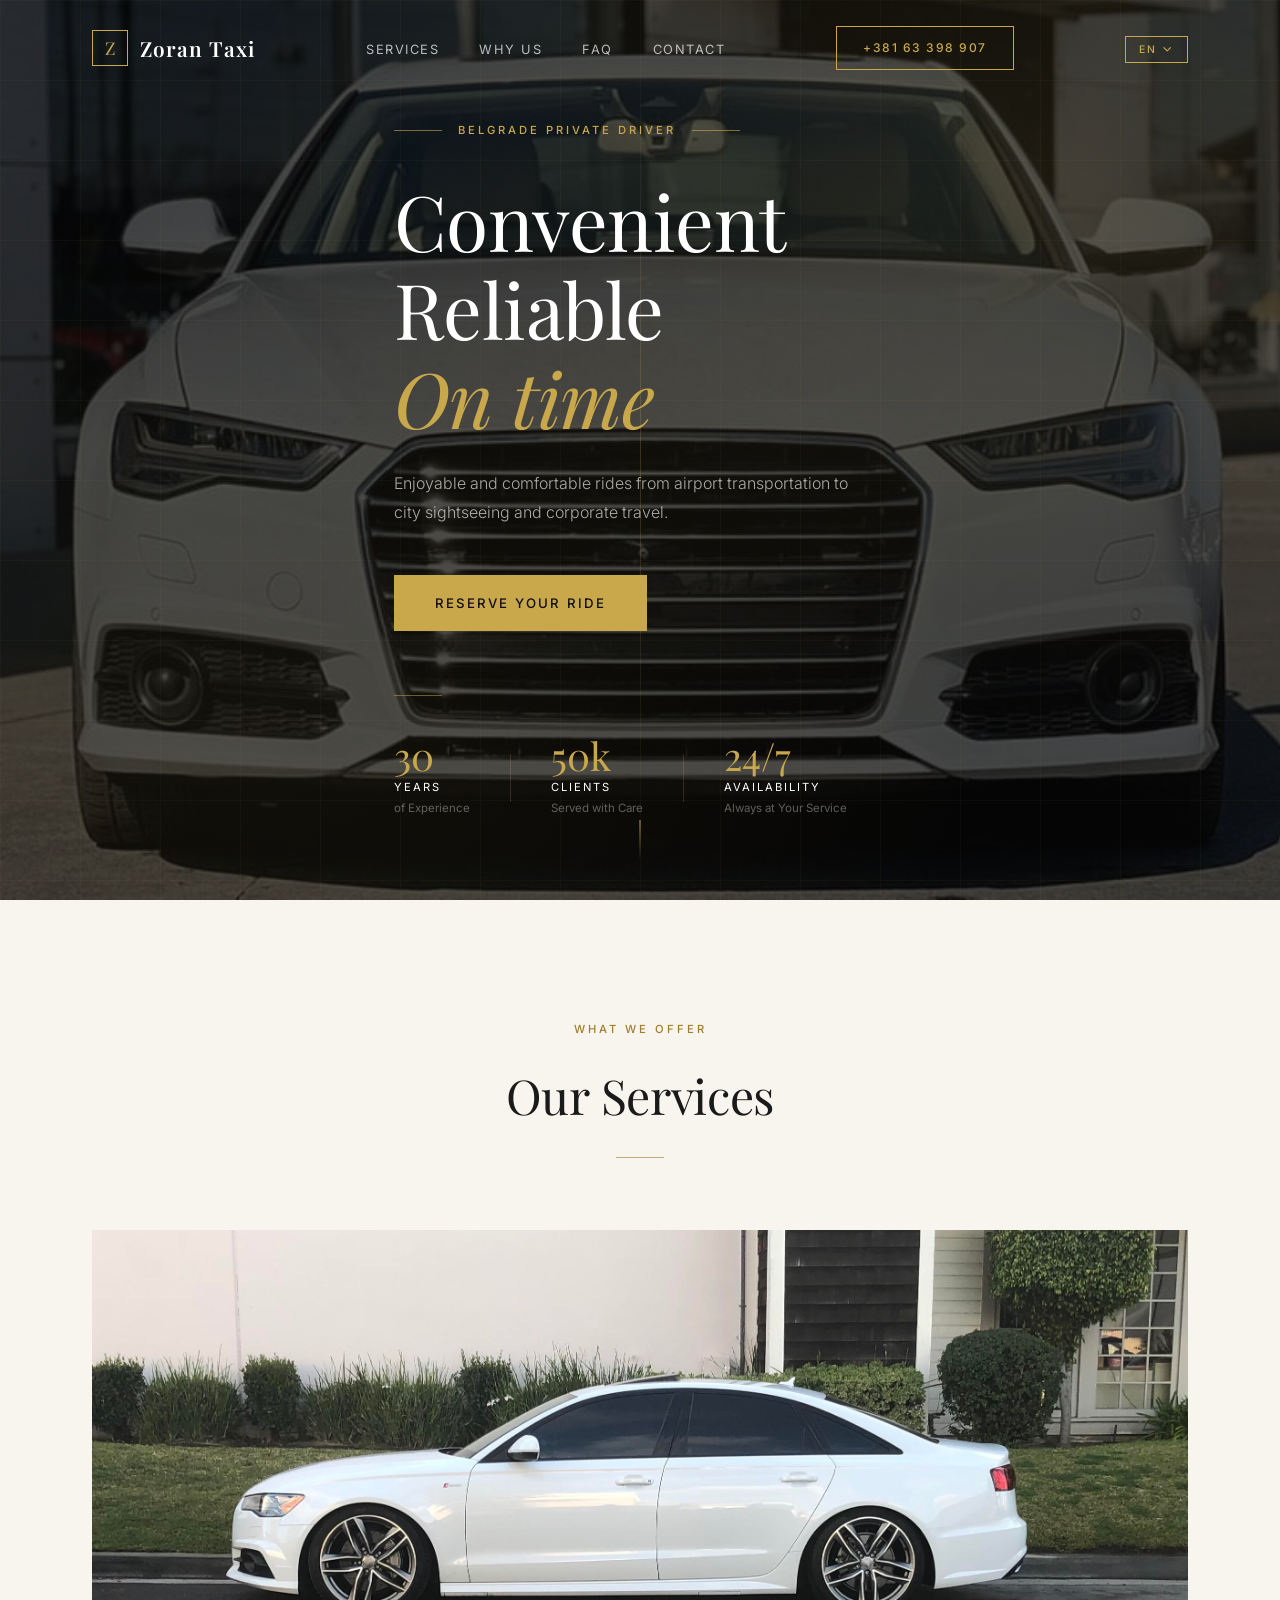
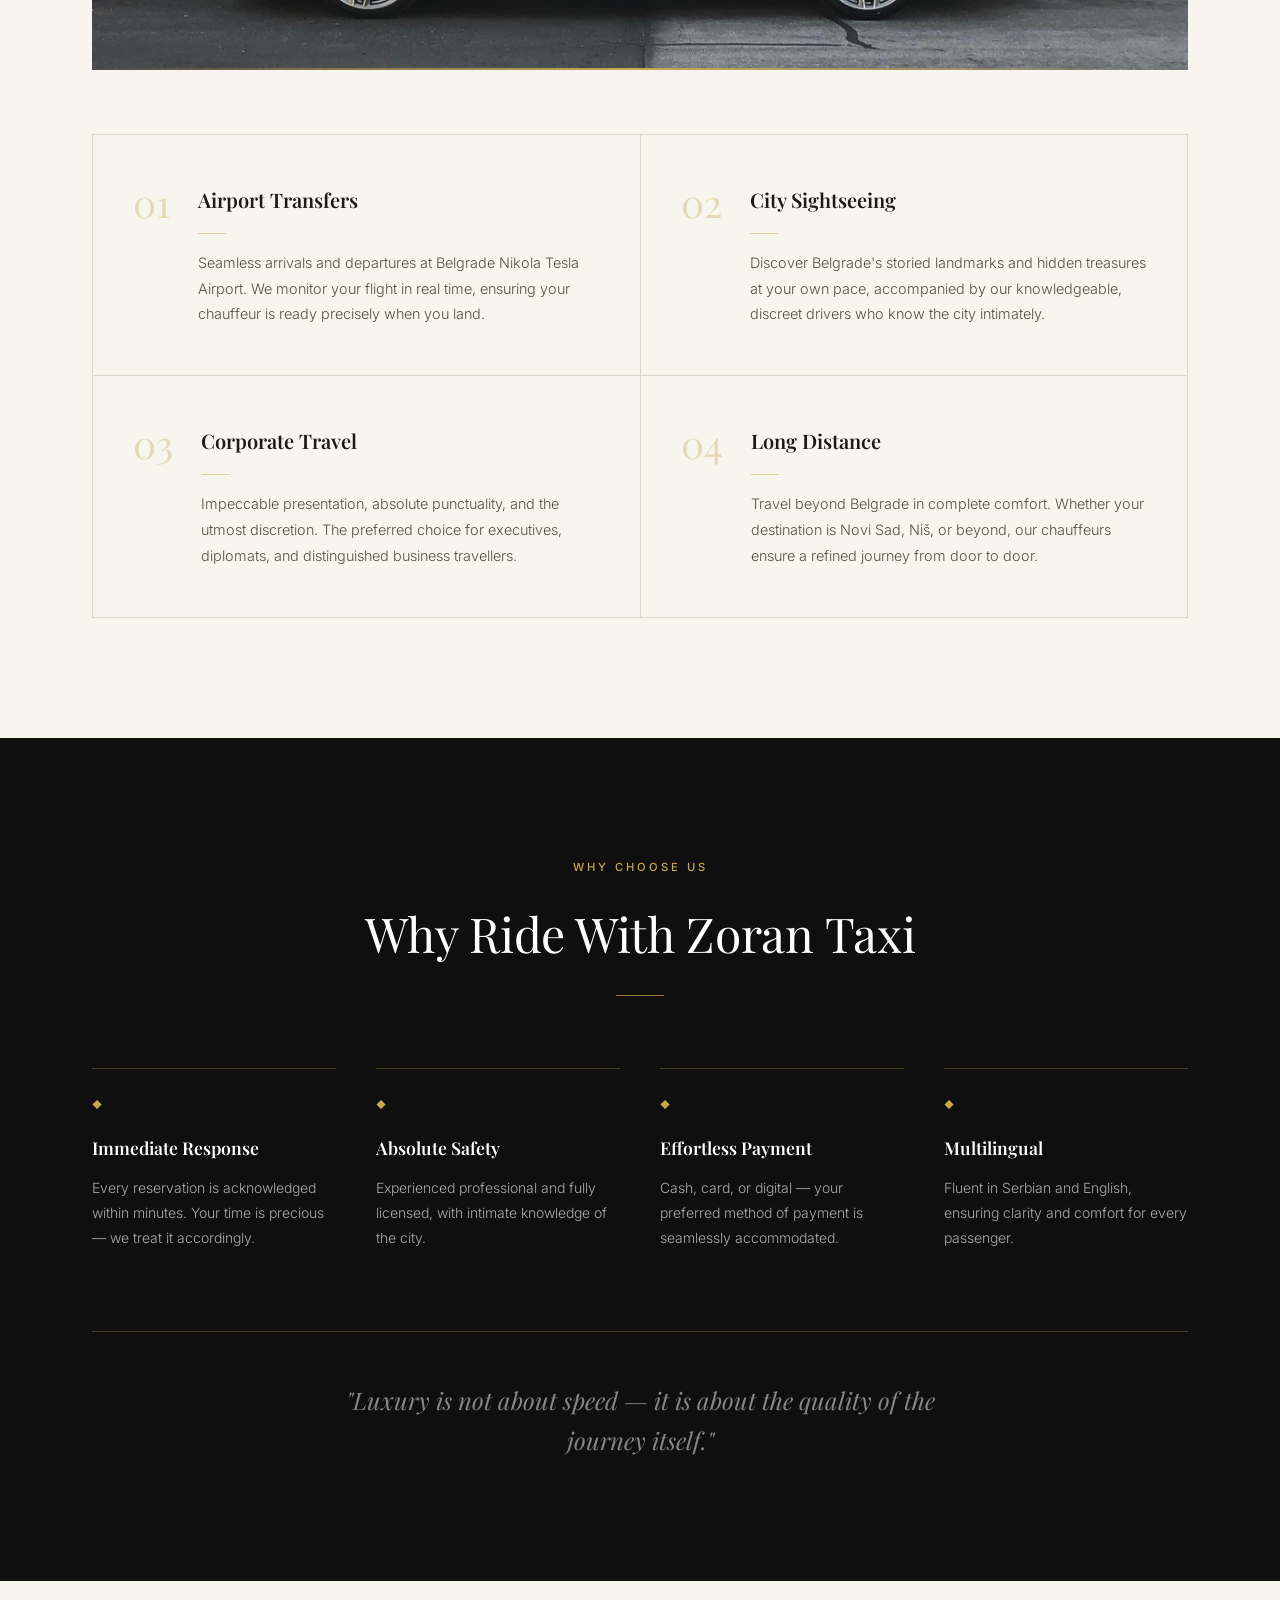
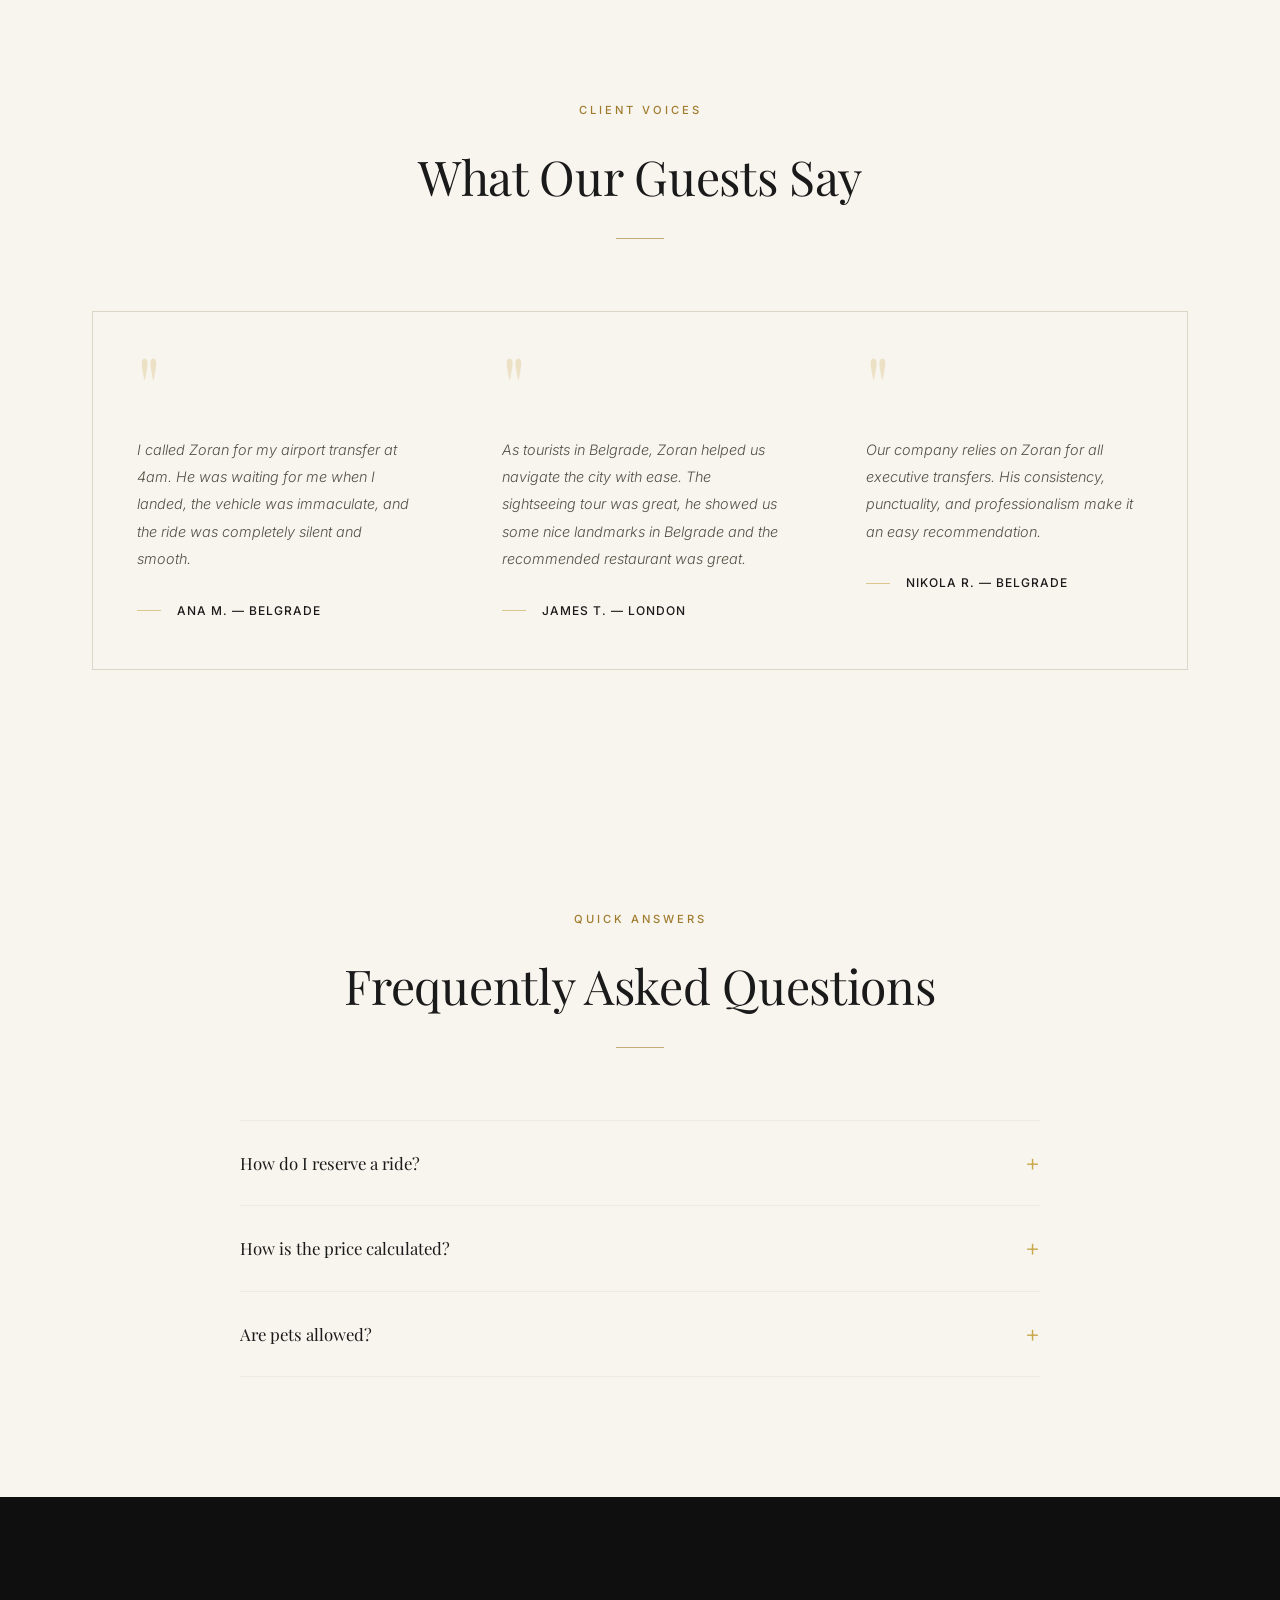
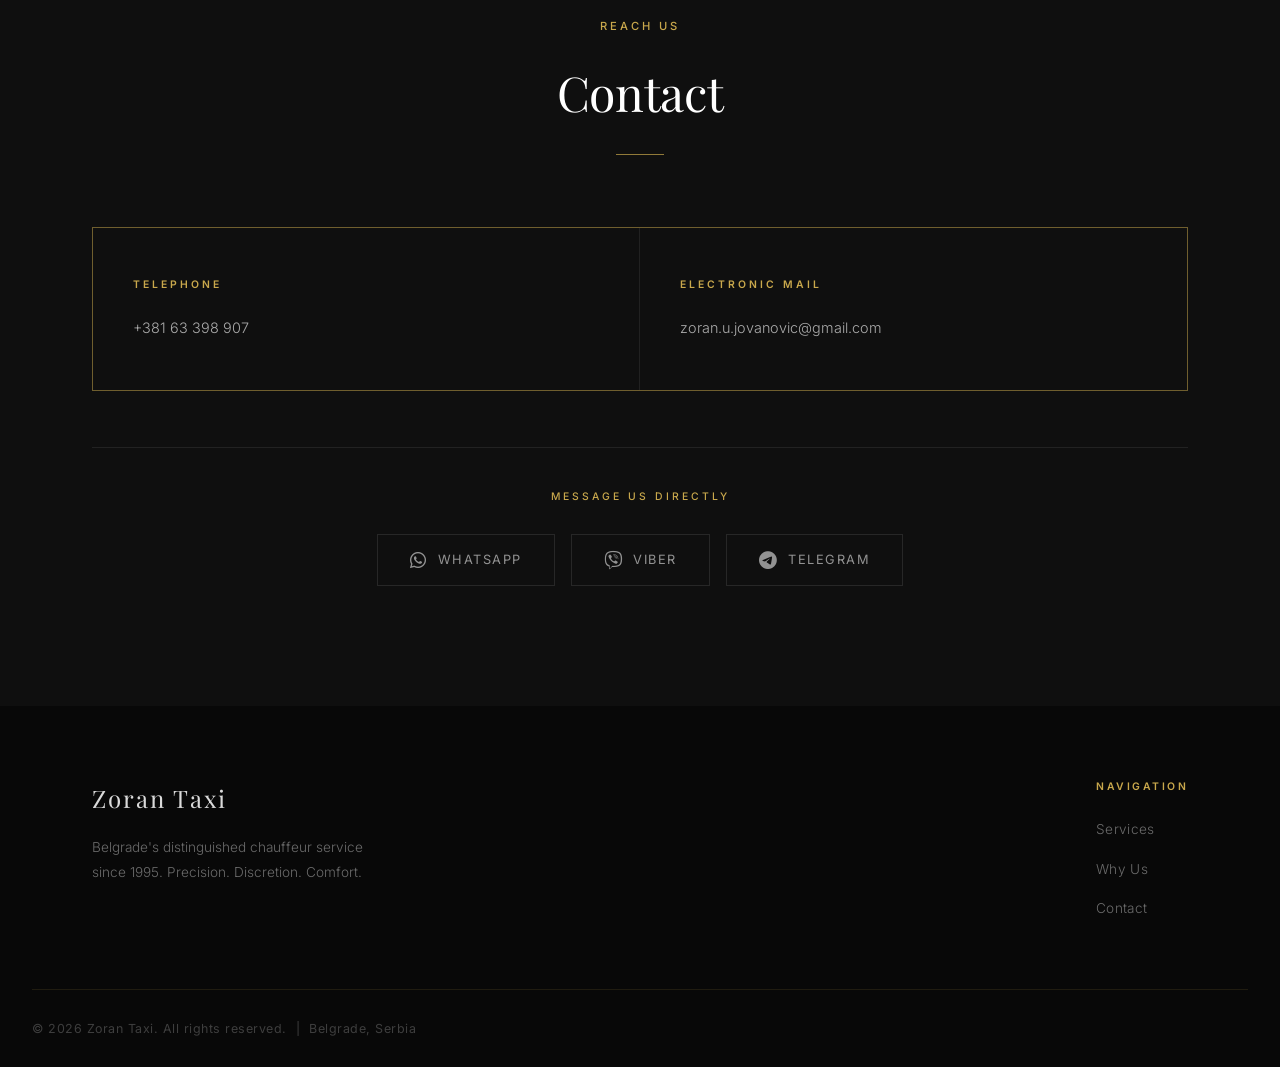
<file: index.html>
﻿<!DOCTYPE html>
<html lang="en">
<head>
  <meta charset="UTF-8" />
  <meta name="viewport" content="width=device-width, initial-scale=1.0"/>
  <title>Zoran Taxi – Private Driver Service, Belgrade</title>
  <link rel="stylesheet" href="styles.css" />
  <link rel="stylesheet" href="https://cdnjs.cloudflare.com/ajax/libs/font-awesome/6.5.0/css/all.min.css" />
  <link rel="preconnect" href="https://fonts.googleapis.com">
  <link href="https://fonts.googleapis.com/css2?family=Playfair+Display:ital,wght@0,400;0,600;0,700;1,400&family=Inter:wght@300;400;500;600&display=swap" rel="stylesheet">
</head>
<body>

  <!-- NAV -->
  <nav class="navbar" id="navbar">
    <div class="nav-inner container">
      <a href="#" class="logo">
        <span class="logo-mark">Z</span>
        <span class="logo-text">Zoran Taxi</span>
      </a>
      <ul class="nav-links">
        <li><a href="#services">Services</a></li>
        <li><a href="#why-us">Why Us</a></li>
        <li><a href="#faq">FAQ</a></li>
        <li><a href="#contact">Contact</a></li>
      </ul>
      <a href="tel:+38163398907" class="btn btn-nav">+381 63 398 907</a>
      <div class="lang-dropdown" id="langDropdown">
        <button class="lang-toggle" id="langToggleBtn" aria-haspopup="true" aria-expanded="false">
          EN <i class="fas fa-chevron-down lang-arrow"></i>
        </button>
        <ul class="lang-menu">
          <div class="lang-menu-inner">
            <li><a href="sr/index.html">SRB</a></li>
            <li><a href="ru/index.html">RU</a></li>
          </div>
        </ul>
      </div>
      <button class="hamburger" id="hamburger">
        <span></span><span></span><span></span>
      </button>
    </div>
    <ul class="mobile-menu" id="mobileMenu">
      <li><a href="#services">Services</a></li>
      <li><a href="#why-us">Why Us</a></li>
      <li><a href="#faq">FAQ</a></li>
      <li><a href="#contact">Contact</a></li>
      <li class="mobile-lang-item"><a href="sr/index.html" class="lang-toggle mobile-lang-toggle">SRB — Srpska verzija</a></li>
      <li class="mobile-lang-item"><a href="ru/index.html" class="lang-toggle mobile-lang-toggle">RU — Русская версия</a></li>
    </ul>
  </nav>

  <!-- HERO -->
  <section class="hero" id="home">
    <div class="hero-bg"></div>
    <div class="hero-content container">
      <div class="hero-eyebrow">
        <span class="eyebrow-line"></span>
        <span class="eyebrow-text">Belgrade Private Driver</span>
        <span class="eyebrow-line"></span>
      </div>
      <h1>Convenient<br/>Reliable<br/><em>On time</em></h1>
      <p class="hero-sub">Enjoyable and comfortable rides from airport transportation to city sightseeing and corporate travel.</p>
      <div class="hero-actions">
        <a href="tel:+38163398907" class="btn btn-primary">Reserve Your Ride</a>
      </div>
      <div class="hero-divider"></div>
      <div class="hero-stats">
        <div class="stat">
          <span class="stat-num">30</span>
          <span class="stat-unit">Years</span>
          <span class="stat-label">of Experience</span>
        </div>
        <div class="stat-sep"></div>
        <div class="stat">
          <span class="stat-num">50k</span>
          <span class="stat-unit">Clients</span>
          <span class="stat-label">Served with Care</span>
        </div>
        <div class="stat-sep"></div>
        <div class="stat">
          <span class="stat-num">24/7</span>
          <span class="stat-unit">Availability</span>
          <span class="stat-label">Always at Your Service</span>
        </div>
      </div>
    </div>
    <div class="hero-scroll-hint">
      <!-- <span>Scroll</span> -->
      <div class="scroll-line"></div>
    </div>
  </section>

  <!-- SERVICES -->
  <section class="section" id="services">
    <div class="container">
      <div class="section-header">
        <p class="section-eyebrow">What We Offer</p>
        <h2>Our Services</h2>
        <div class="header-rule"></div>
      </div>
      <div class="services-image">
        <img src="images/audi_a6_pic2.jpg" alt="Zoran Taxi – luxury vehicle" loading="lazy" />
      </div>
      <div class="services-grid">
        <div class="service-card">
          <div class="service-num">01</div>
          <div class="service-body">
            <h3>Airport Transfers</h3>
            <div class="service-rule"></div>
            <p>Seamless arrivals and departures at Belgrade Nikola Tesla Airport. We monitor your flight in real time, ensuring your chauffeur is ready precisely when you land.</p>
          </div>
        </div>
        <div class="service-card">
          <div class="service-num">02</div>
          <div class="service-body">
            <h3>City Sightseeing</h3>
            <div class="service-rule"></div>
            <p>Discover Belgrade's storied landmarks and hidden treasures at your own pace, accompanied by our knowledgeable, discreet drivers who know the city intimately.</p>
          </div>
        </div>
        <div class="service-card">
          <div class="service-num">03</div>
          <div class="service-body">
            <h3>Corporate Travel</h3>
            <div class="service-rule"></div>
            <p>Impeccable presentation, absolute punctuality, and the utmost discretion. The preferred choice for executives, diplomats, and distinguished business travellers.</p>
          </div>
        </div>
        <div class="service-card">
          <div class="service-num">04</div>
          <div class="service-body">
            <h3>Long Distance</h3>
            <div class="service-rule"></div>
            <p>Travel beyond Belgrade in complete comfort. Whether your destination is Novi Sad, Niš, or beyond, our chauffeurs ensure a refined journey from door to door.</p>
          </div>
        </div>
      </div>
    </div>
  </section>

  <!-- PHILOSOPHY / WHY US -->
  <section class="section section-dark" id="why-us">
    <div class="container">
      <div class="section-header light">
        <p class="section-eyebrow">Why Choose Us</p>
        <h2>Why Ride With Zoran Taxi</h2>
        <div class="header-rule gold"></div>
      </div>
      <div class="philosophy-grid">
        <div class="philosophy-item">
          <div class="philosophy-icon">&#9670;</div>
          <h4>Immediate Response</h4>
          <p>Every reservation is acknowledged within minutes. Your time is precious — we treat it accordingly.</p>
        </div>
        <div class="philosophy-item">
          <div class="philosophy-icon">&#9670;</div>
          <h4>Absolute Safety</h4>
          <p>Experienced professional and fully licensed, with intimate knowledge of the city.</p>
        </div>
        <div class="philosophy-item">
          <div class="philosophy-icon">&#9670;</div>
          <h4>Effortless Payment</h4>
          <p>Cash, card, or digital — your preferred method of payment is seamlessly accommodated.</p>
        </div>
        <div class="philosophy-item">
          <div class="philosophy-icon">&#9670;</div>
          <h4>Multilingual</h4>
          <p>Fluent in Serbian and English, ensuring clarity and comfort for every passenger.</p>
        </div>
      </div>

      <div class="philosophy-quote">
        <blockquote>
          "Luxury is not about speed — it is about the quality of the journey itself."
        </blockquote>
      </div>
    </div>
  </section>

  <!-- TESTIMONIALS -->
  <section class="section" id="testimonials">
    <div class="container">
      <div class="section-header">
        <p class="section-eyebrow">Client Voices</p>
        <h2>What Our Guests Say</h2>
        <div class="header-rule"></div>
      </div>
      <div class="testimonials">
        <div class="testimonial">
          <div class="quote-mark">"</div>
          <p>I called Zoran for my airport transfer at 4am. He was waiting for me when I landed, the vehicle was immaculate, and the ride was completely silent and smooth.</p>
          <div class="testimonial-author">
            <div class="author-line"></div>
            <span>Ana M. — Belgrade</span>
          </div>
        </div>
        <div class="testimonial">
          <div class="quote-mark">"</div>
          <p>As tourists in Belgrade, Zoran helped us navigate the city with ease. The sightseeing tour was great, he showed us some nice landmarks in Belgrade and the recommended restaurant was great.</p>
          <div class="testimonial-author">
            <div class="author-line"></div>
            <span>James T. — London</span>
          </div>
        </div>
        <div class="testimonial">
          <div class="quote-mark">"</div>
          <p>Our company relies on Zoran for all executive transfers. His consistency, punctuality, and professionalism make it an easy recommendation.</p>
          <div class="testimonial-author">
            <div class="author-line"></div>
            <span>Nikola R. — Belgrade</span>
          </div>
        </div>
      </div>
    </div>
  </section>

  <!-- FAQ -->
  <section class="section" id="faq">
    <div class="container">
      <div class="section-header">
        <p class="section-eyebrow">Quick Answers</p>
        <h2>Frequently Asked Questions</h2>
        <div class="header-rule"></div>
      </div>
      <div class="faq-list">

        <details class="faq-item">
          <summary class="faq-question">How do I reserve a ride?</summary>
          <div class="faq-answer">
            <p>The best way to reserve a ride is to contact us directly via <strong>Viber</strong>, <strong>WhatsApp</strong>, or <strong>Telegram</strong>, or send us an email at <a href="mailto:zoran.u.jovanovic@gmail.com">zoran.u.jovanovic@gmail.com</a>. Our team is available 24/7 and will confirm your reservation promptly.</p>
          </div>
        </details>

        <details class="faq-item">
          <summary class="faq-question">How is the price calculated?</summary>
          <div class="faq-answer">
            <p>The price is calculated based on the <strong>type of service</strong> and the <strong>duration of the ride</strong>. For a precise quote tailored to your journey, please contact us directly and we will be happy to assist.</p>
          </div>
        </details>

        <details class="faq-item">
          <summary class="faq-question">Are pets allowed?</summary>
          <div class="faq-answer">
            <p>All <strong>small and medium-sized pets</strong> are welcome in our vehicles. Please note that pet transport is subject to an <strong>additional charge</strong>. We kindly ask that pets be kept in a carrier where possible.</p>
          </div>
        </details>

      </div>
    </div>
  </section>

  <!-- CONTACT -->
  <section class="section section-dark" id="contact">
    <div class="container">
      <div class="section-header light">
        <p class="section-eyebrow">Reach Us</p>
        <h2>Contact</h2>
        <div class="header-rule gold"></div>
      </div>
      <div class="contact-grid">
        <div class="contact-item">
          <h4>Telephone</h4>
          <a href="tel:+38163398907">+381 63 398 907</a>
          
        </div>
        <div class="contact-item">
          <h4>Electronic Mail</h4>
          <a href="mailto:zoran.u.jovanovic@gmail.com">zoran.u.jovanovic@gmail.com</a>
        </div>
      </div>
      <div class="contact-apps">
        <p class="contact-apps-label">Message Us Directly</p>
        <div class="contact-app-links">
          <a href="https://wa.me/38163398907" class="app-link" target="_blank" rel="noopener" aria-label="WhatsApp">
            <i class="fa-brands fa-whatsapp"></i>
            <span>WhatsApp</span>
          </a>
          <a href="viber://chat?number=%2B38163398907" class="app-link" aria-label="Viber">
            <i class="fa-brands fa-viber"></i>
            <span>Viber</span>
          </a>
          <a href="https://t.me/+38163398907" class="app-link" target="_blank" rel="noopener" aria-label="Telegram">
            <i class="fa-brands fa-telegram"></i>
            <span>Telegram</span>
          </a>
        </div>
      </div>
    </div>
  </section>

  <!-- FOOTER -->
  <footer class="footer">
    <div class="container footer-inner">
      <div class="footer-brand">
        <span class="footer-logo">Zoran Taxi</span>
        <p>Belgrade's distinguished chauffeur service<br/>since 1995. Precision. Discretion. Comfort.</p>
      </div>
      <div class="footer-links">
        <h5>Navigation</h5>
        <ul>
          <li><a href="#services">Services</a></li>
          <li><a href="#why-us">Why Us</a></li>
          <li><a href="#contact">Contact</a></li>
        </ul>
      </div>
    </div>
    <div class="footer-bottom">
      <div class="footer-rule"></div>
      <p>&copy; 2026 Zoran Taxi. All rights reserved. &nbsp;|&nbsp; Belgrade, Serbia</p>
    </div>
  </footer>

  <!-- Fixed CTA -->
  <a href="tel:+38163398907" class="fixed-cta" id="fixedCta">
    <span class="fixed-cta-icon">&#9990;</span>
    <span class="fixed-cta-text">Call Now</span>
  </a>

  <script src="script.min.js"></script>
  <script>
    (function () {
      var btn = document.getElementById('langToggleBtn');
      var dropdown = document.getElementById('langDropdown');
      if (!btn) return;
      btn.addEventListener('click', function (e) {
        e.stopPropagation();
        var open = dropdown.classList.toggle('open');
        btn.setAttribute('aria-expanded', open);
      });
      document.addEventListener('click', function () {
        dropdown.classList.remove('open');
        btn.setAttribute('aria-expanded', 'false');
      });
    })();
  </script>
</body>
</html>
</file>
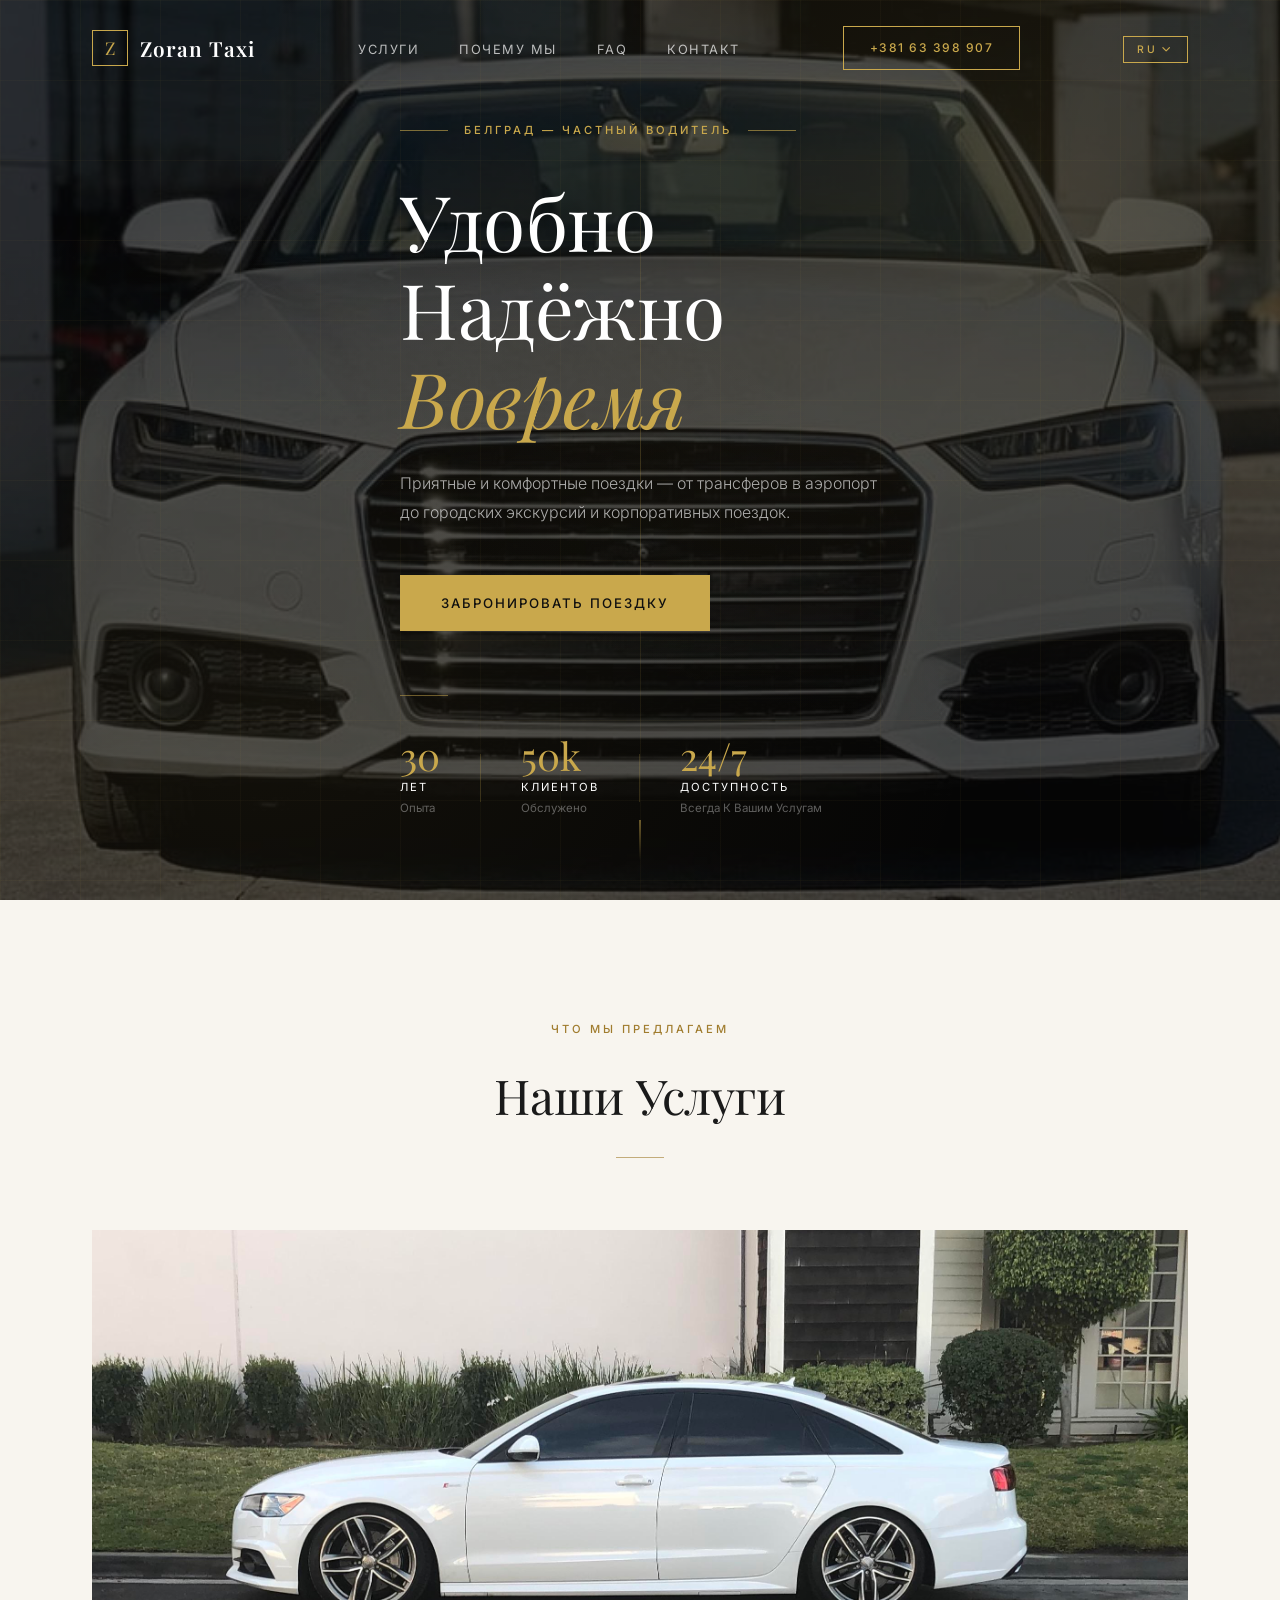
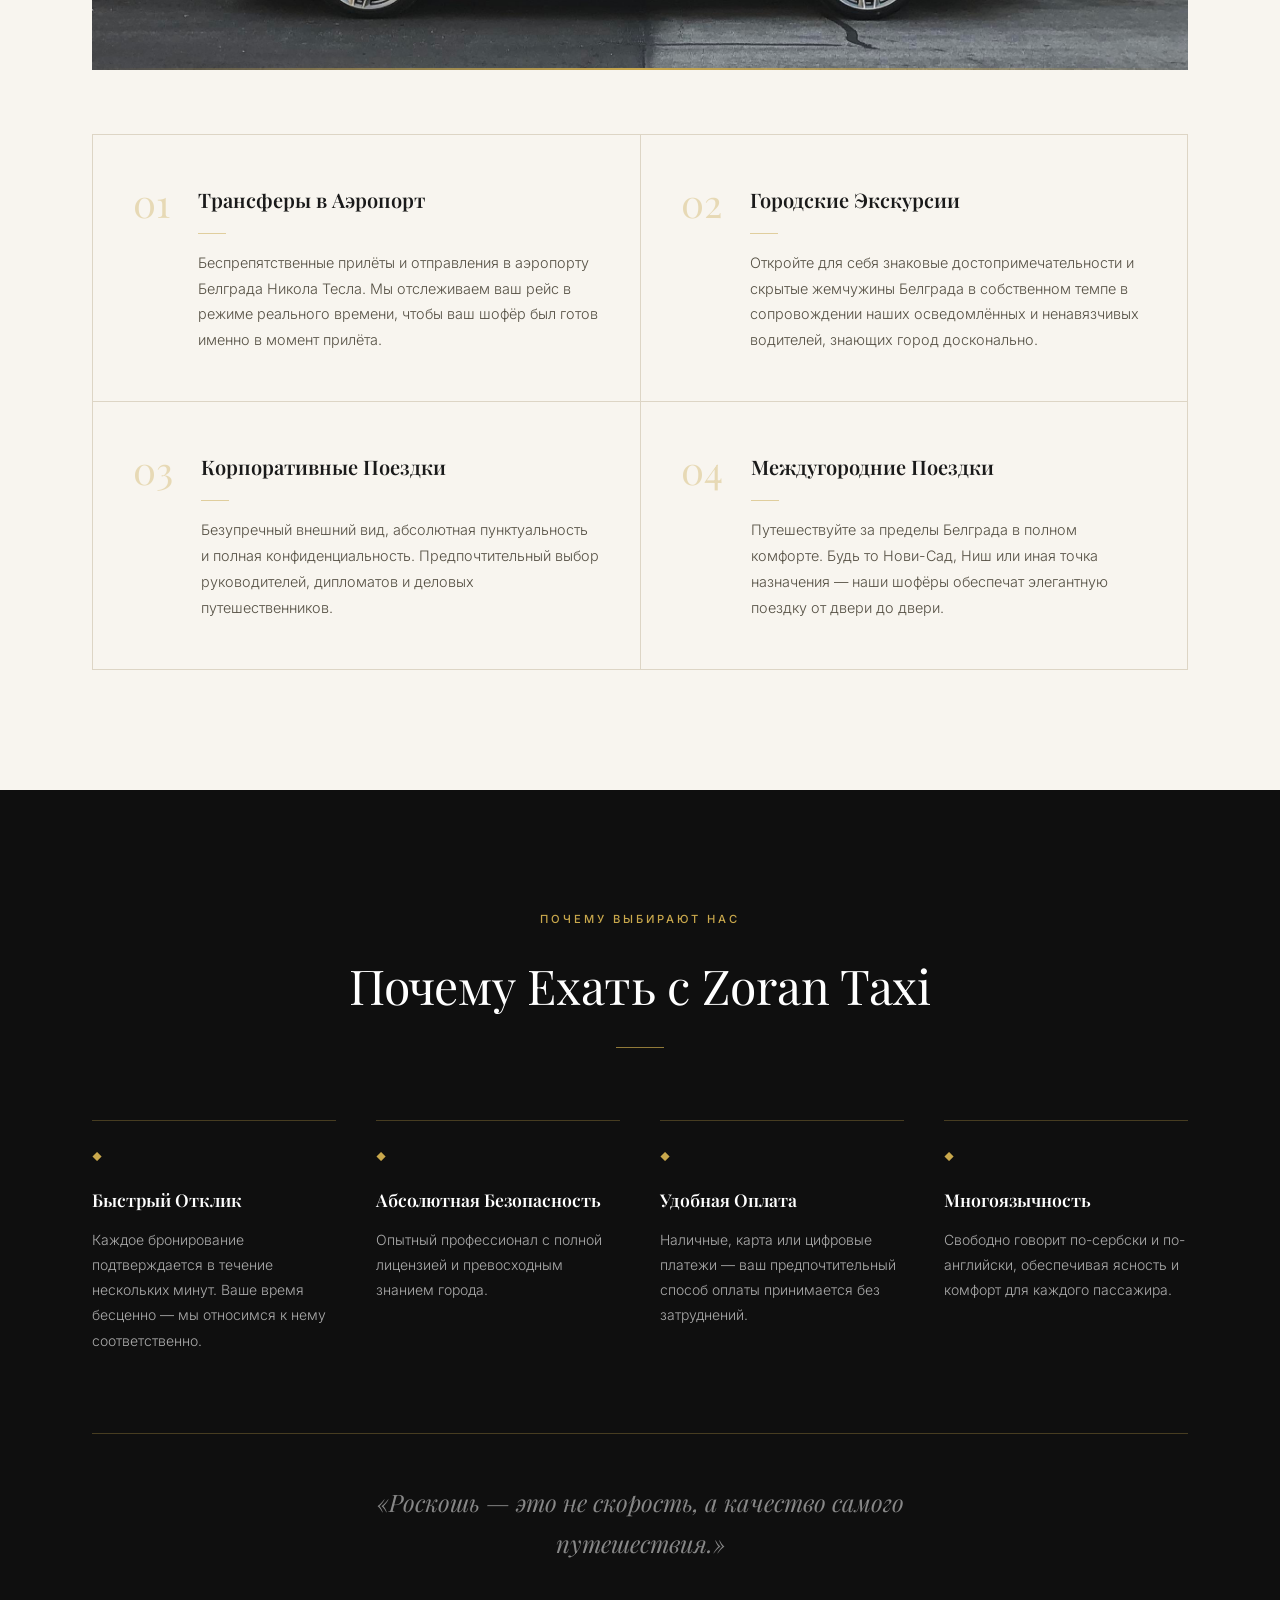
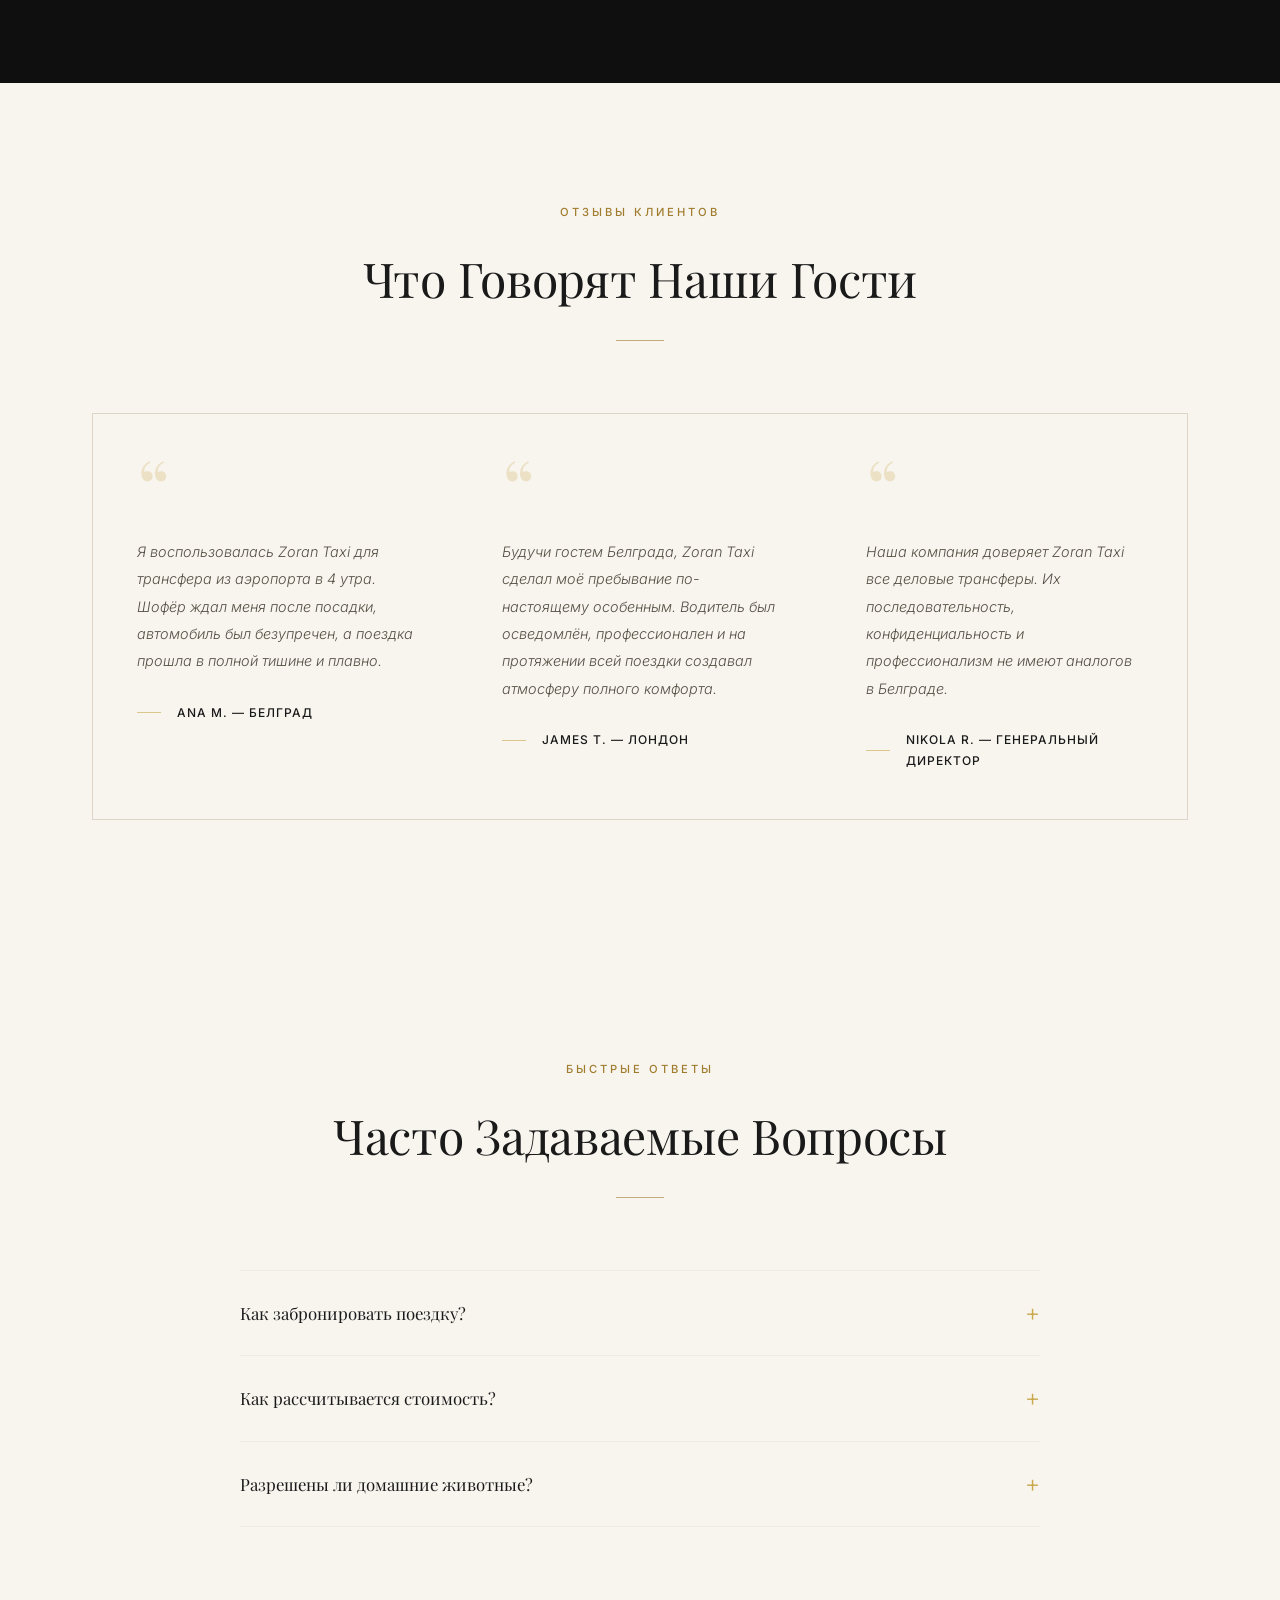
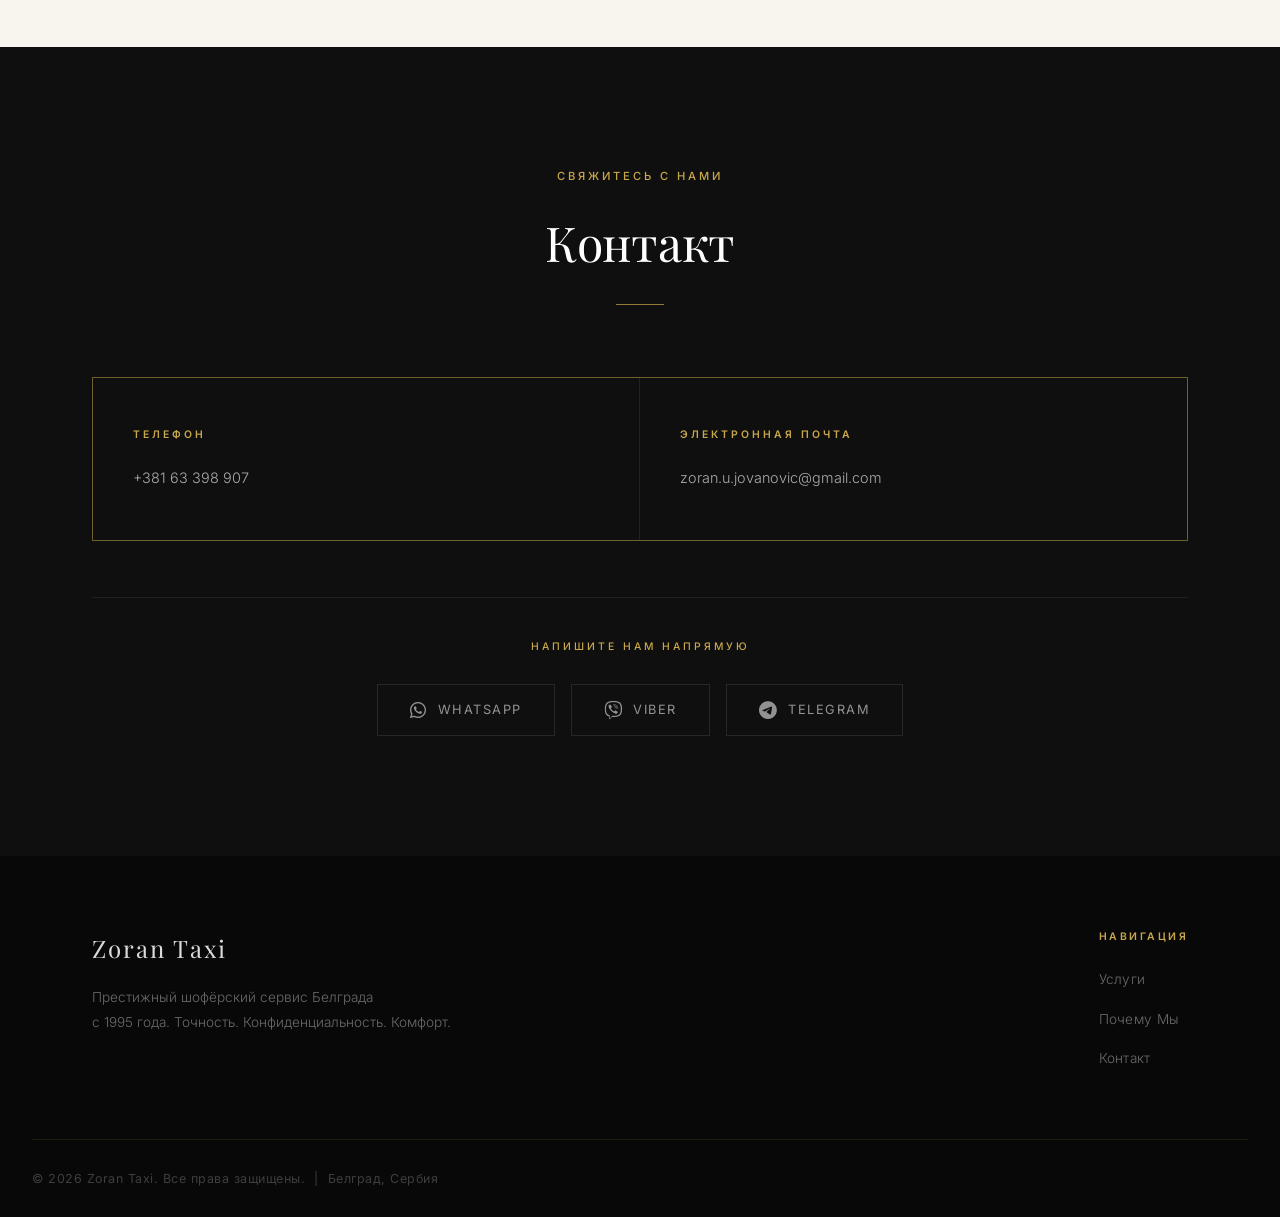
<file: ru/index.html>
<!DOCTYPE html>
<html lang="ru">
<head>
  <meta charset="UTF-8" />
  <meta name="viewport" content="width=device-width, initial-scale=1.0"/>
  <title>Zoran Taxi &#8211; Частный Водительский Сервис, Белград</title>
  <link rel="stylesheet" href="../styles.min.css" />
  <link rel="stylesheet" href="https://cdnjs.cloudflare.com/ajax/libs/font-awesome/6.5.0/css/all.min.css" />
  <link rel="preconnect" href="https://fonts.googleapis.com">
  <link href="https://fonts.googleapis.com/css2?family=Playfair+Display:ital,wght@0,400;0,600;0,700;1,400&family=Inter:wght@300;400;500;600&display=swap" rel="stylesheet">
</head>
<body>

  <!-- NAV -->
  <nav class="navbar" id="navbar">
    <div class="nav-inner container">
      <a href="#" class="logo">
        <span class="logo-mark">Z</span>
        <span class="logo-text">Zoran Taxi</span>
      </a>
      <ul class="nav-links">
        <li><a href="#services">Услуги</a></li>
        <li><a href="#why-us">Почему Мы</a></li>
        <li><a href="#faq">FAQ</a></li>
        <li><a href="#contact">Контакт</a></li>
      </ul>
      <a href="tel:+38163398907" class="btn btn-nav">+381 63 398 907</a>
      <div class="lang-dropdown" id="langDropdown">
        <button class="lang-toggle" id="langToggleBtn" aria-haspopup="true" aria-expanded="false">
          RU <i class="fas fa-chevron-down lang-arrow"></i>
        </button>
        <ul class="lang-menu">
          <div class="lang-menu-inner">
            <li><a href="../index.html">ENG</a></li>
            <li><a href="../sr/index.html">SRB</a></li>
          </div>
        </ul>
      </div>
      <button class="hamburger" id="hamburger">
        <span></span><span></span><span></span>
      </button>
    </div>
    <ul class="mobile-menu" id="mobileMenu">
      <li><a href="#services">Услуги</a></li>
      <li><a href="#why-us">Почему Мы</a></li>
      <li><a href="#faq">FAQ</a></li>
      <li><a href="#contact">Контакт</a></li>
      <li class="mobile-lang-item"><a href="../index.html" class="lang-toggle mobile-lang-toggle">ENG &#8212; English version</a></li>
      <li class="mobile-lang-item"><a href="../sr/index.html" class="lang-toggle mobile-lang-toggle">SRB &#8212; Srpska verzija</a></li>
    </ul>
  </nav>

  <!-- HERO -->
  <section class="hero" id="home">
    <div class="hero-bg"></div>
    <div class="hero-content container">
      <div class="hero-eyebrow">
        <span class="eyebrow-line"></span>
        <span class="eyebrow-text">Белград &#8212; Частный Водитель</span>
        <span class="eyebrow-line"></span>
      </div>
      <h1>Удобно<br/>Надёжно<br/><em>Вовремя</em></h1>
      <p class="hero-sub">Приятные и комфортные поездки &#8212; от трансферов в аэропорт до городских экскурсий и корпоративных поездок.</p>
      <div class="hero-actions">
        <a href="tel:+38163398907" class="btn btn-primary">Забронировать Поездку</a>
      </div>
      <div class="hero-divider"></div>
      <div class="hero-stats">
        <div class="stat">
          <span class="stat-num">30</span>
          <span class="stat-unit">Лет</span>
          <span class="stat-label">Опыта</span>
        </div>
        <div class="stat-sep"></div>
        <div class="stat">
          <span class="stat-num">50k</span>
          <span class="stat-unit">Клиентов</span>
          <span class="stat-label">Обслужено</span>
        </div>
        <div class="stat-sep"></div>
        <div class="stat">
          <span class="stat-num">24/7</span>
          <span class="stat-unit">Доступность</span>
          <span class="stat-label">Всегда К Вашим Услугам</span>
        </div>
      </div>
    </div>
    <div class="hero-scroll-hint">
      <div class="scroll-line"></div>
    </div>
  </section>

  <!-- SERVICES -->
  <section class="section" id="services">
    <div class="container">
      <div class="section-header">
        <p class="section-eyebrow">Что Мы Предлагаем</p>
        <h2>Наши Услуги</h2>
        <div class="header-rule"></div>
      </div>
      <div class="services-image">
        <img src="../images/audi_a6_pic2.jpg" alt="Zoran Taxi &#8211; люксовый автомобиль" loading="lazy" />
      </div>
      <div class="services-grid">
        <div class="service-card">
          <div class="service-num">01</div>
          <div class="service-body">
            <h3>Трансферы в Аэропорт</h3>
            <div class="service-rule"></div>
            <p>Беспрепятственные прилёты и отправления в аэропорту Белграда Никола Тесла. Мы отслеживаем ваш рейс в режиме реального времени, чтобы ваш шофёр был готов именно в момент прилёта.</p>
          </div>
        </div>
        <div class="service-card">
          <div class="service-num">02</div>
          <div class="service-body">
            <h3>Городские Экскурсии</h3>
            <div class="service-rule"></div>
            <p>Откройте для себя знаковые достопримечательности и скрытые жемчужины Белграда в собственном темпе в сопровождении наших осведомлённых и ненавязчивых водителей, знающих город досконально.</p>
          </div>
        </div>
        <div class="service-card">
          <div class="service-num">03</div>
          <div class="service-body">
            <h3>Корпоративные Поездки</h3>
            <div class="service-rule"></div>
            <p>Безупречный внешний вид, абсолютная пунктуальность и полная конфиденциальность. Предпочтительный выбор руководителей, дипломатов и деловых путешественников.</p>
          </div>
        </div>
        <div class="service-card">
          <div class="service-num">04</div>
          <div class="service-body">
            <h3>Междугородние Поездки</h3>
            <div class="service-rule"></div>
            <p>Путешествуйте за пределы Белграда в полном комфорте. Будь то Нови-Сад, Ниш или иная точка назначения &#8212; наши шофёры обеспечат элегантную поездку от двери до двери.</p>
          </div>
        </div>
      </div>
    </div>
  </section>

  <!-- WHY US -->
  <section class="section section-dark" id="why-us">
    <div class="container">
      <div class="section-header light">
        <p class="section-eyebrow">Почему Выбирают Нас</p>
        <h2>Почему Ехать с Zoran Taxi</h2>
        <div class="header-rule gold"></div>
      </div>
      <div class="philosophy-grid">
        <div class="philosophy-item">
          <div class="philosophy-icon">&#9670;</div>
          <h4>Быстрый Отклик</h4>
          <p>Каждое бронирование подтверждается в течение нескольких минут. Ваше время бесценно &#8212; мы относимся к нему соответственно.</p>
        </div>
        <div class="philosophy-item">
          <div class="philosophy-icon">&#9670;</div>
          <h4>Абсолютная Безопасность</h4>
          <p>Опытный профессионал с полной лицензией и превосходным знанием города.</p>
        </div>
        <div class="philosophy-item">
          <div class="philosophy-icon">&#9670;</div>
          <h4>Удобная Оплата</h4>
          <p>Наличные, карта или цифровые платежи &#8212; ваш предпочтительный способ оплаты принимается без затруднений.</p>
        </div>
        <div class="philosophy-item">
          <div class="philosophy-icon">&#9670;</div>
          <h4>Многоязычность</h4>
          <p>Свободно говорит по-сербски и по-английски, обеспечивая ясность и комфорт для каждого пассажира.</p>
        </div>
      </div>

      <div class="philosophy-quote">
        <blockquote>
          &#171;Роскошь &#8212; это не скорость, а качество самого путешествия.&#187;
        </blockquote>
      </div>
    </div>
  </section>

  <!-- TESTIMONIALS -->
  <section class="section" id="testimonials">
    <div class="container">
      <div class="section-header">
        <p class="section-eyebrow">Отзывы Клиентов</p>
        <h2>Что Говорят Наши Гости</h2>
        <div class="header-rule"></div>
      </div>
      <div class="testimonials">
        <div class="testimonial">
          <div class="quote-mark">&#8220;</div>
          <p>Я воспользовалась Zoran Taxi для трансфера из аэропорта в 4 утра. Шофёр ждал меня после посадки, автомобиль был безупречен, а поездка прошла в полной тишине и плавно.</p>
          <div class="testimonial-author">
            <div class="author-line"></div>
            <span>Ana M. &#8212; Белград</span>
          </div>
        </div>
        <div class="testimonial">
          <div class="quote-mark">&#8220;</div>
          <p>Будучи гостем Белграда, Zoran Taxi сделал моё пребывание по-настоящему особенным. Водитель был осведомлён, профессионален и на протяжении всей поездки создавал атмосферу полного комфорта.</p>
          <div class="testimonial-author">
            <div class="author-line"></div>
            <span>James T. &#8212; Лондон</span>
          </div>
        </div>
        <div class="testimonial">
          <div class="quote-mark">&#8220;</div>
          <p>Наша компания доверяет Zoran Taxi все деловые трансферы. Их последовательность, конфиденциальность и профессионализм не имеют аналогов в Белграде.</p>
          <div class="testimonial-author">
            <div class="author-line"></div>
            <span>Nikola R. &#8212; Генеральный Директор</span>
          </div>
        </div>
      </div>
    </div>
  </section>

  <!-- FAQ -->
  <section class="section" id="faq">
    <div class="container">
      <div class="section-header">
        <p class="section-eyebrow">Быстрые Ответы</p>
        <h2>Часто Задаваемые Вопросы</h2>
        <div class="header-rule"></div>
      </div>
      <div class="faq-list">

        <details class="faq-item">
          <summary class="faq-question">Как забронировать поездку?</summary>
          <div class="faq-answer">
            <p>Лучший способ &#8212; связаться с нами напрямую через <strong>Viber</strong>, <strong>WhatsApp</strong> или <strong>Telegram</strong>, либо отправить письмо на адрес <a href="mailto:zoran.u.jovanovic@gmail.com">zoran.u.jovanovic@gmail.com</a>. Наша команда доступна 24/7 и подтвердит бронирование в кратчайшие сроки.</p>
          </div>
        </details>

        <details class="faq-item">
          <summary class="faq-question">Как рассчитывается стоимость?</summary>
          <div class="faq-answer">
            <p>Стоимость рассчитывается в зависимости от <strong>типа услуги</strong> и <strong>продолжительности поездки</strong>. Для точного расчёта свяжитесь с нами напрямую &#8212; мы с удовольствием поможем.</p>
          </div>
        </details>

        <details class="faq-item">
          <summary class="faq-question">Разрешены ли домашние животные?</summary>
          <div class="faq-answer">
            <p>Все <strong>маленькие и средние домашние животные</strong> приветствуются в наших автомобилях. Обратите внимание, что перевозка животных требует <strong>дополнительной оплаты</strong>. По возможности просим перевозить питомцев в переноске.</p>
          </div>
        </details>

      </div>
    </div>
  </section>

  <!-- CONTACT -->
  <section class="section section-dark" id="contact">
    <div class="container">
      <div class="section-header light">
        <p class="section-eyebrow">Свяжитесь С Нами</p>
        <h2>Контакт</h2>
        <div class="header-rule gold"></div>
      </div>
      <div class="contact-grid">
        <div class="contact-item">
          <h4>Телефон</h4>
          <a href="tel:+38163398907">+381 63 398 907</a>
        </div>
        <div class="contact-item">
          <h4>Электронная Почта</h4>
          <a href="mailto:zoran.u.jovanovic@gmail.com">zoran.u.jovanovic@gmail.com</a>
        </div>
      </div>
      <div class="contact-apps">
        <p class="contact-apps-label">Напишите Нам Напрямую</p>
        <div class="contact-app-links">
          <a href="https://wa.me/38163398907" class="app-link" target="_blank" rel="noopener" aria-label="WhatsApp">
            <i class="fa-brands fa-whatsapp"></i>
            <span>WhatsApp</span>
          </a>
          <a href="viber://chat?number=%2B38163398907" class="app-link" aria-label="Viber">
            <i class="fa-brands fa-viber"></i>
            <span>Viber</span>
          </a>
          <a href="https://t.me/+38163398907" class="app-link" target="_blank" rel="noopener" aria-label="Telegram">
            <i class="fa-brands fa-telegram"></i>
            <span>Telegram</span>
          </a>
        </div>
      </div>
    </div>
  </section>

  <!-- FOOTER -->
  <footer class="footer">
    <div class="container footer-inner">
      <div class="footer-brand">
        <span class="footer-logo">Zoran Taxi</span>
        <p>Престижный шофёрский сервис Белграда<br/>с 1995 года. Точность. Конфиденциальность. Комфорт.</p>
      </div>
      <div class="footer-links">
        <h5>Навигация</h5>
        <ul>
          <li><a href="#services">Услуги</a></li>
          <li><a href="#why-us">Почему Мы</a></li>
          <li><a href="#contact">Контакт</a></li>
        </ul>
      </div>
    </div>
    <div class="footer-bottom">
      <div class="footer-rule"></div>
      <p>&copy; 2026 Zoran Taxi. Все права защищены. &nbsp;|&nbsp; Белград, Сербия</p>
    </div>
  </footer>

  <!-- Fixed CTA -->
  <a href="tel:+38163398907" class="fixed-cta" id="fixedCta">
    <span class="fixed-cta-icon">&#9990;</span>
    <span class="fixed-cta-text">Позвонить</span>
  </a>

  <script src="../script.min.js"></script>
  <script>
    (function () {
      var btn = document.getElementById('langToggleBtn');
      var dropdown = document.getElementById('langDropdown');
      if (!btn) return;
      btn.addEventListener('click', function (e) {
        e.stopPropagation();
        var open = dropdown.classList.toggle('open');
        btn.setAttribute('aria-expanded', open);
      });
      document.addEventListener('click', function () {
        dropdown.classList.remove('open');
        btn.setAttribute('aria-expanded', 'false');
      });
    })();
  </script>
</body>
</html>
</file>
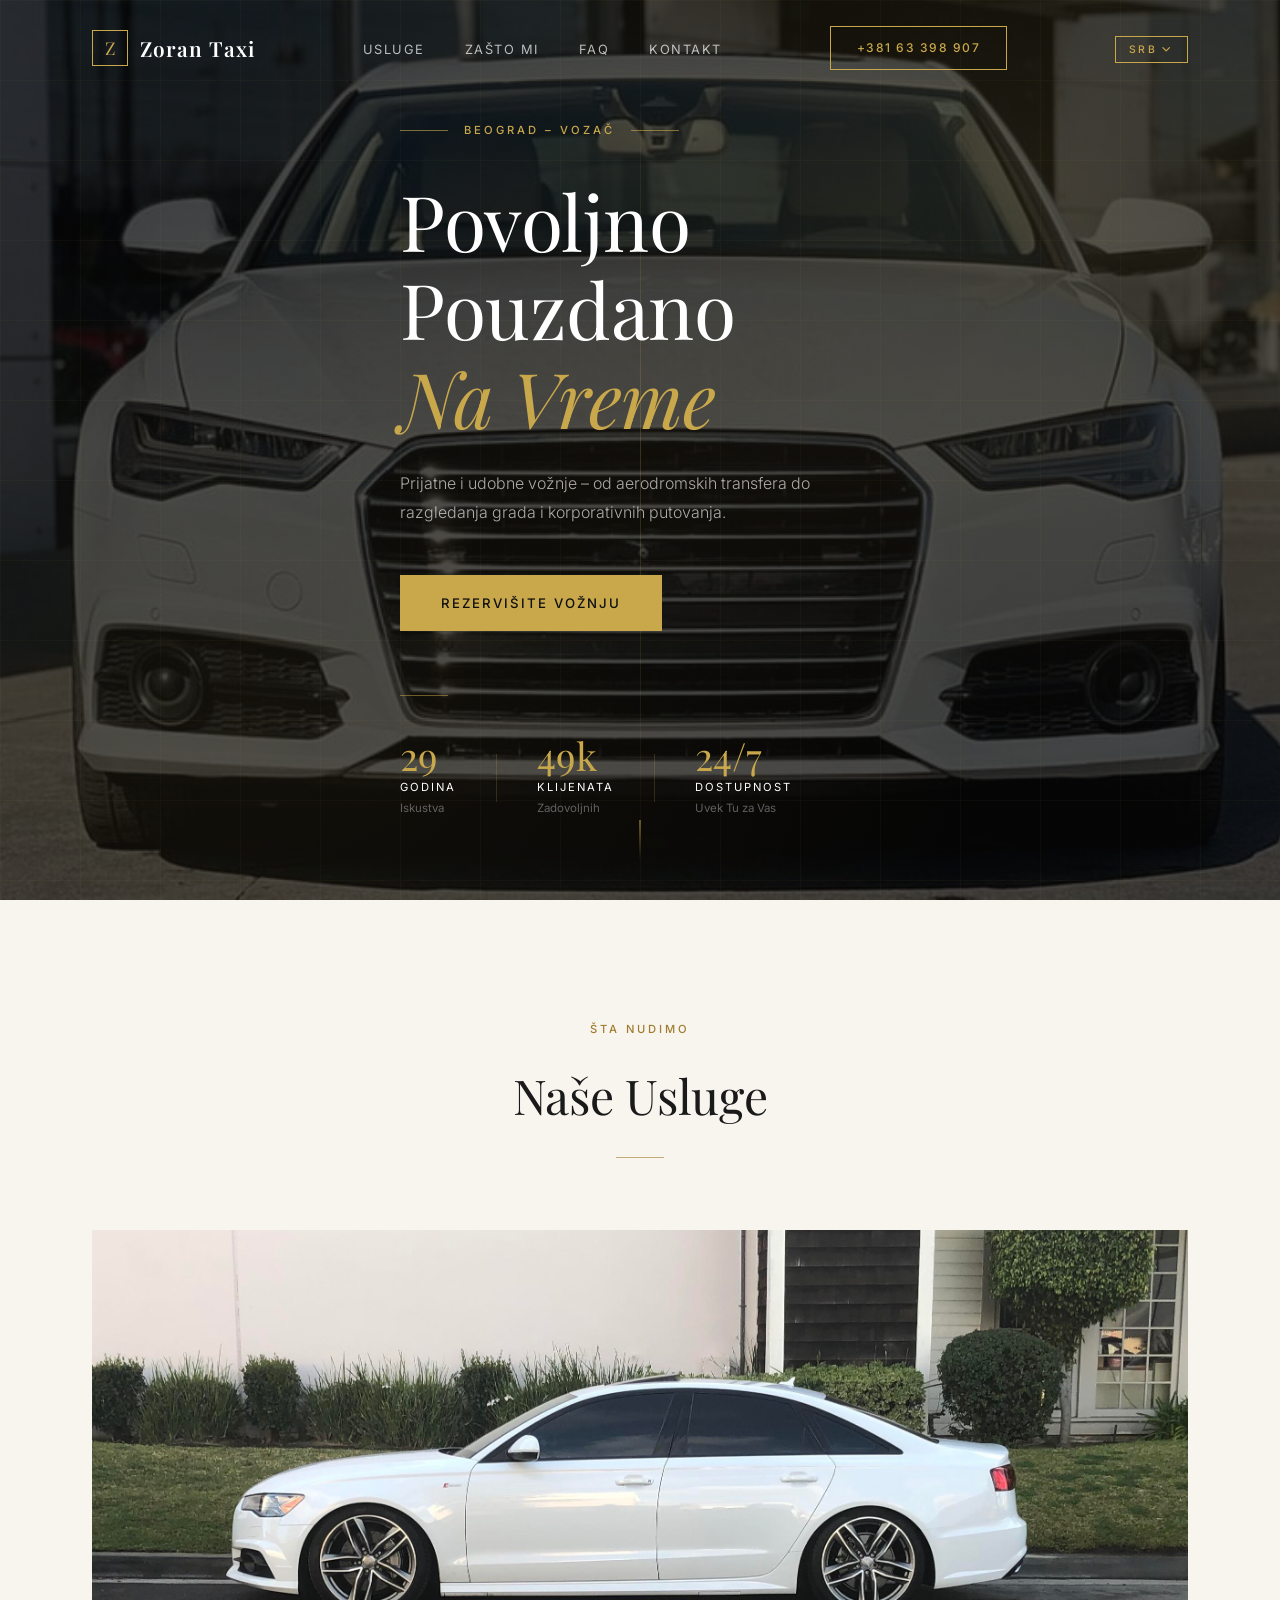
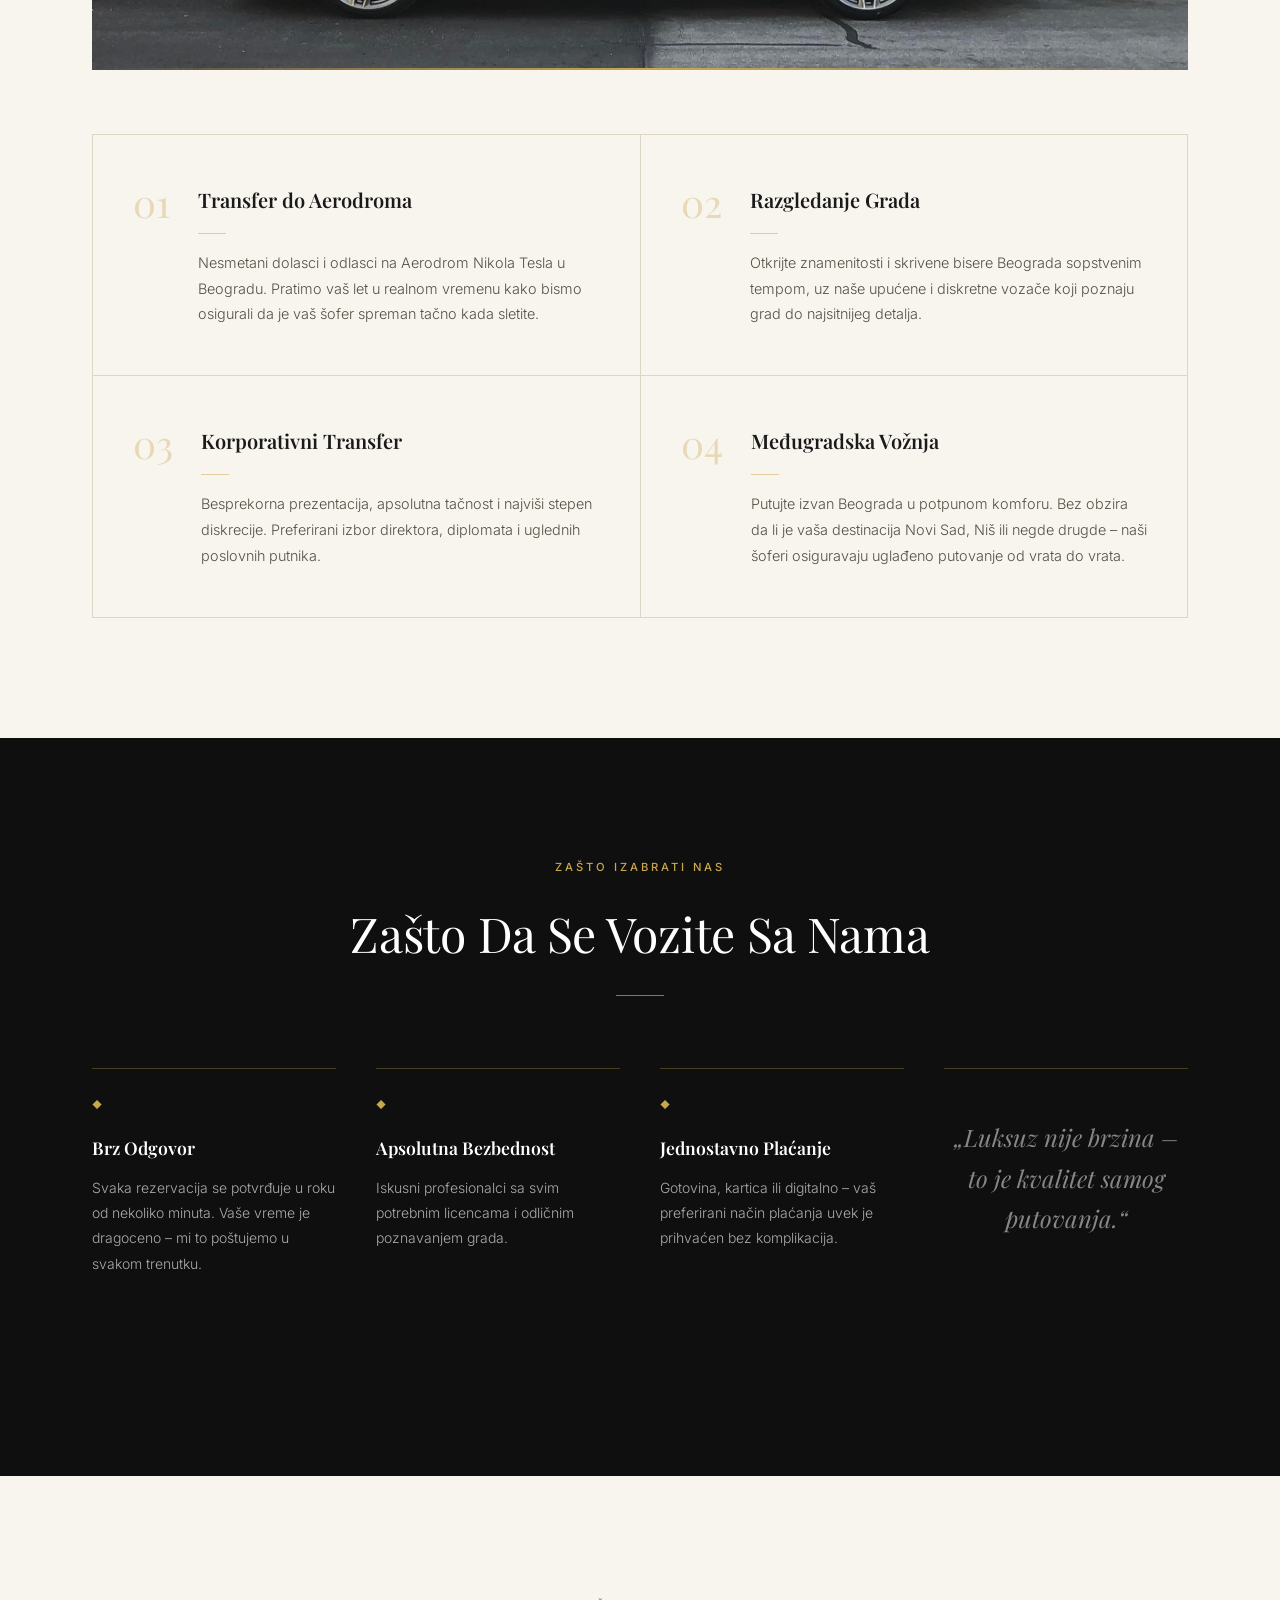
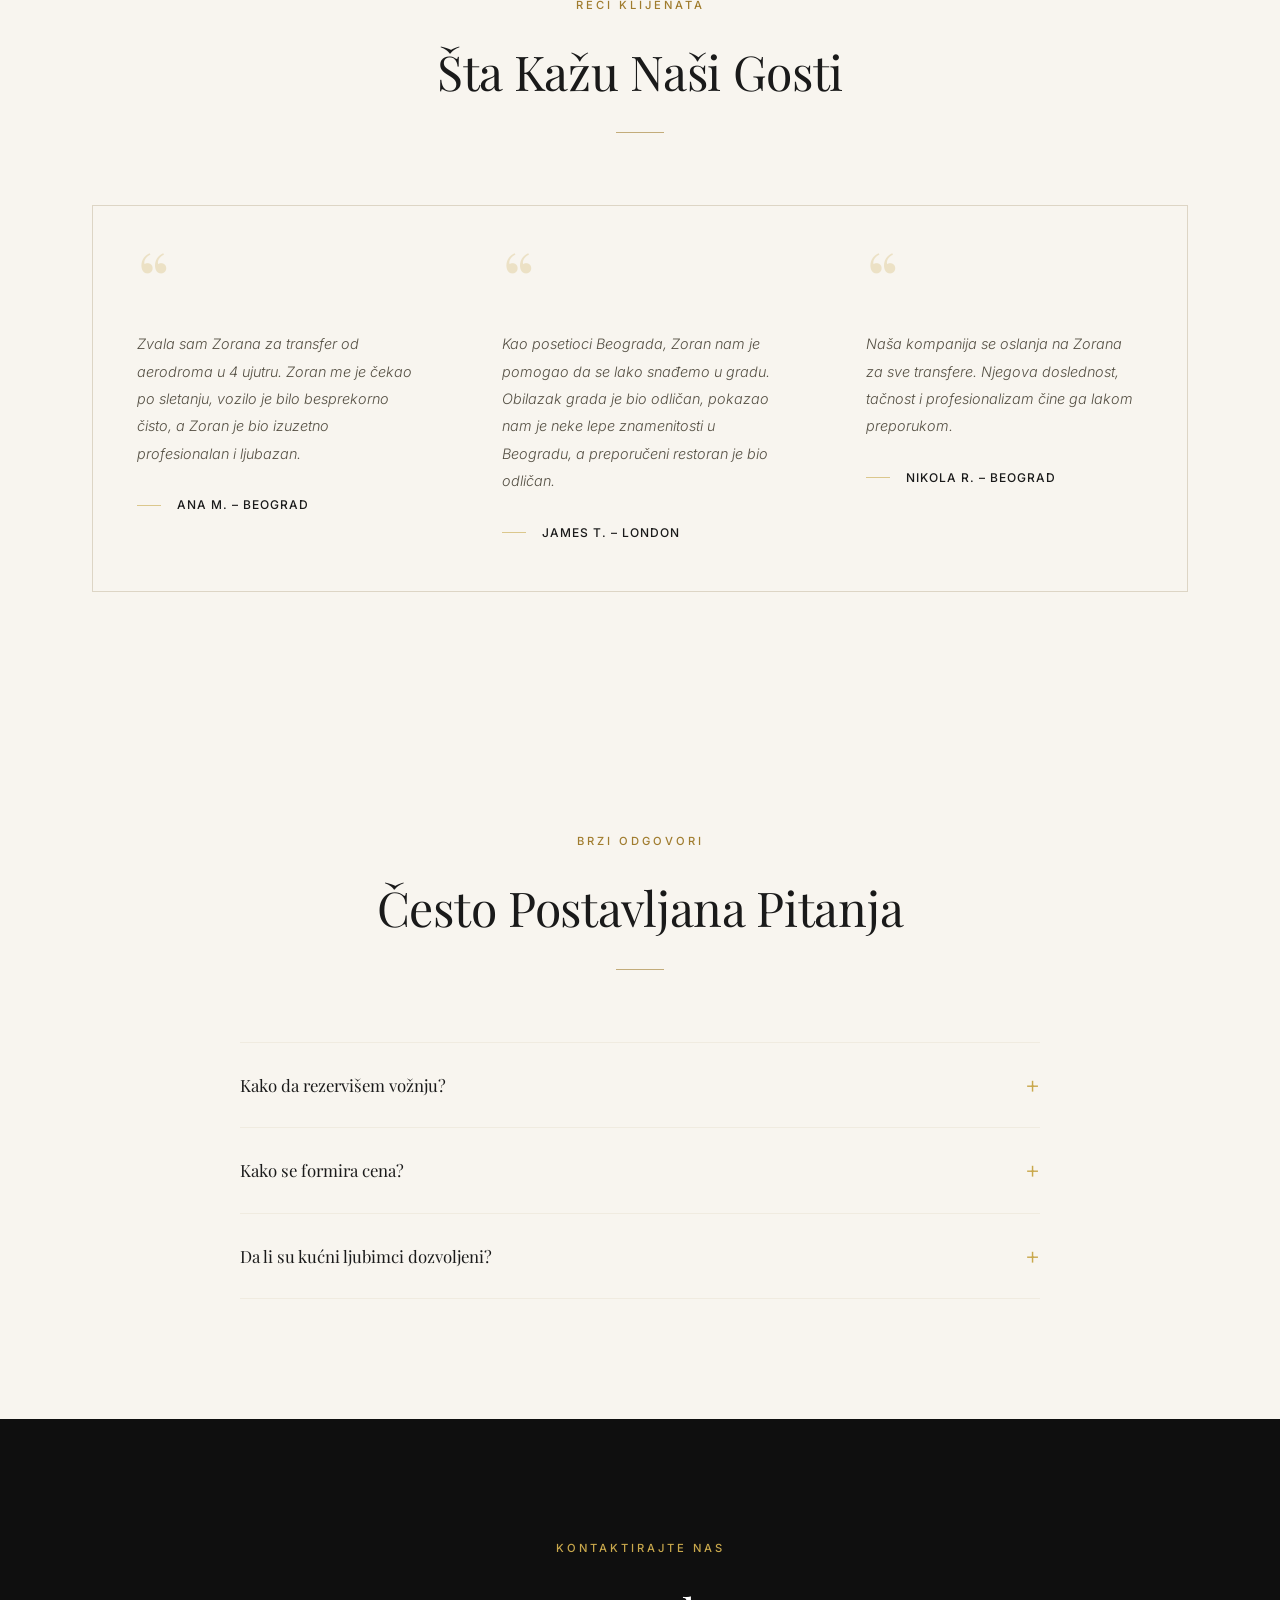
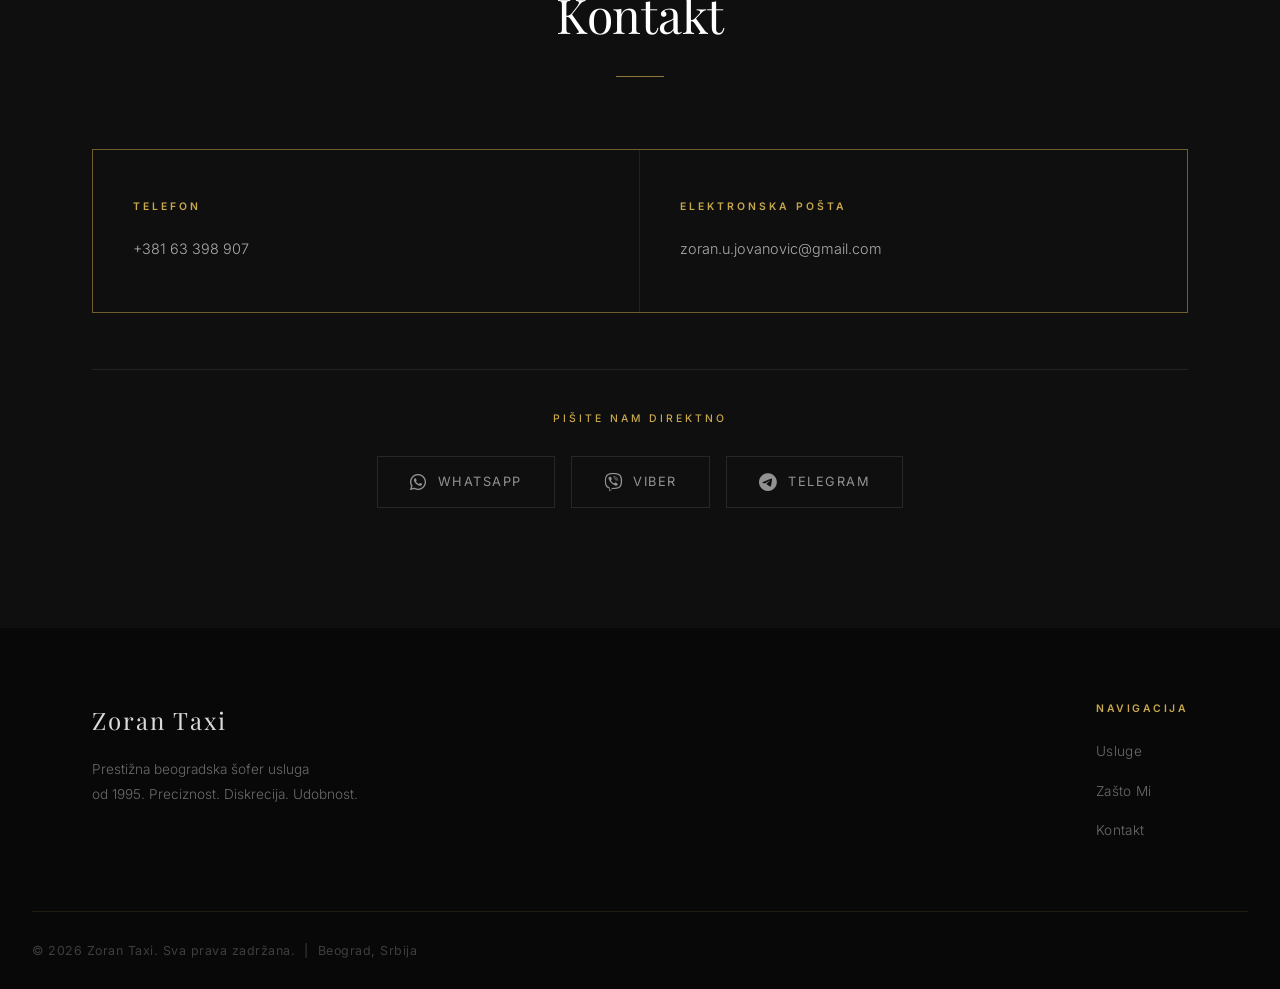
<file: sr/index.html>
﻿<!DOCTYPE html>
<html lang="sr">
<head>
  <meta charset="UTF-8" />
  <meta name="viewport" content="width=device-width, initial-scale=1.0"/>
  <title>Zoran Taxi &#8211; Privatni Voza&ccaron; Servis, Beograd</title>
  <link rel="stylesheet" href="../styles.min.css" />
  <link rel="stylesheet" href="https://cdnjs.cloudflare.com/ajax/libs/font-awesome/6.5.0/css/all.min.css" />
  <link rel="preconnect" href="https://fonts.googleapis.com">
  <link href="https://fonts.googleapis.com/css2?family=Playfair+Display:ital,wght@0,400;0,600;0,700;1,400&family=Inter:wght@300;400;500;600&display=swap" rel="stylesheet">
</head>
<body>

  <!-- NAV -->
  <nav class="navbar" id="navbar">
    <div class="nav-inner container">
      <a href="#" class="logo">
        <span class="logo-mark">Z</span>
        <span class="logo-text">Zoran Taxi</span>
      </a>
      <ul class="nav-links">
        <li><a href="#services">Usluge</a></li>
        <li><a href="#why-us">Za&scaron;to Mi</a></li>
        <li><a href="#faq">FAQ</a></li>
        <li><a href="#contact">Kontakt</a></li>
      </ul>
      <a href="tel:+38163398907" class="btn btn-nav">+381 63 398 907</a>
      <div class="lang-dropdown" id="langDropdown">
        <button class="lang-toggle" id="langToggleBtn" aria-haspopup="true" aria-expanded="false">
          SRB <i class="fas fa-chevron-down lang-arrow"></i>
        </button>
        <ul class="lang-menu">
          <div class="lang-menu-inner">
            <li><a href="../index.html">ENG</a></li>
            <li><a href="../ru/index.html">RU</a></li>
          </div>
        </ul>
      </div>
      <button class="hamburger" id="hamburger">
        <span></span><span></span><span></span>
      </button>
    </div>
    <ul class="mobile-menu" id="mobileMenu">
      <li><a href="#services">Usluge</a></li>
      <li><a href="#why-us">Za&scaron;to Mi</a></li>
      <li><a href="#faq">FAQ</a></li>
      <li><a href="#contact">Kontakt</a></li>
      <li class="mobile-lang-item"><a href="../index.html" class="lang-toggle mobile-lang-toggle">ENG — English version</a></li>
      <li class="mobile-lang-item"><a href="../ru/index.html" class="lang-toggle mobile-lang-toggle">RU — Русская версия</a></li>
    </ul>
  </nav>

  <!-- HERO -->
  <section class="hero" id="home">
    <div class="hero-bg"></div>
    <div class="hero-content container">
      <div class="hero-eyebrow">
        <span class="eyebrow-line"></span>
        <span class="eyebrow-text">Beograd &ndash; Voza&ccaron;</span>
        <span class="eyebrow-line"></span>
      </div>
      <h1>Povoljno<br/>Pouzdano<br/><em>Na Vreme</em></h1>
      <p class="hero-sub">Prijatne i udobne vo&zcaron;nje &ndash; od aerodromskih transfera do razgledanja grada i korporativnih putovanja.</p>
      <div class="hero-actions">
        <a href="tel:+38163398907" class="btn btn-primary">Rezervi&scaron;ite Vo&zcaron;nju</a>
      </div>
      <div class="hero-divider"></div>
      <div class="hero-stats">
        <div class="stat">
          <span class="stat-num">30</span>
          <span class="stat-unit">Godina</span>
          <span class="stat-label">Iskustva</span>
        </div>
        <div class="stat-sep"></div>
        <div class="stat">
          <span class="stat-num">50k</span>
          <span class="stat-unit">Klijenata</span>
          <span class="stat-label">Zadovoljnih</span>
        </div>
        <div class="stat-sep"></div>
        <div class="stat">
          <span class="stat-num">24/7</span>
          <span class="stat-unit">Dostupnost</span>
          <span class="stat-label">Uvek Tu za Vas</span>
        </div>
      </div>
    </div>
    <div class="hero-scroll-hint">
      <!-- <span>Scroll</span> -->
      <div class="scroll-line"></div>
    </div>
  </section>

  <!-- SERVICES -->
  <section class="section" id="services">
    <div class="container">
      <div class="section-header">
        <p class="section-eyebrow">&Scaron;ta Nudimo</p>
        <h2>Na&scaron;e Usluge</h2>
        <div class="header-rule"></div>
      </div>
      <div class="services-image">
        <img src="../images/audi_a6_pic2.jpg" alt="Zoran Taxi &ndash; luksuzno vozilo" loading="lazy" />
      </div>
      <div class="services-grid">
        <div class="service-card">
          <div class="service-num">01</div>
          <div class="service-body">
            <h3>Transfer do Aerodroma</h3>
            <div class="service-rule"></div>
            <p>Nesmetani dolasci i odlasci na Aerodrom Nikola Tesla u Beogradu. Pratimo va&scaron; let u realnom vremenu kako bismo osigurali da je va&scaron; &scaron;ofer spreman ta&ccaron;no kada sletite.</p>
          </div>
        </div>
        <div class="service-card">
          <div class="service-num">02</div>
          <div class="service-body">
            <h3>Razgledanje Grada</h3>
            <div class="service-rule"></div>
            <p>Otkrijte znamenitosti i skrivene bisere Beograda sopstvenim tempom, uz na&scaron;e upu&cacute;ene i diskretne voza&ccaron;e koji poznaju grad do najsitnijeg detalja.</p>
          </div>
        </div>
        <div class="service-card">
          <div class="service-num">03</div>
          <div class="service-body">
            <h3>Korporativni Transfer</h3>
            <div class="service-rule"></div>
            <p>Besprekorna prezentacija, apsolutna ta&ccaron;nost i najvi&scaron;i stepen diskrecije. Preferirani izbor direktora, diplomata i uglednih poslovnih putnika.</p>
          </div>
        </div>
        <div class="service-card">
          <div class="service-num">04</div>
          <div class="service-body">
            <h3>Me&dstrok;ugradska Vo&zcaron;nja</h3>
            <div class="service-rule"></div>
            <p>Putujte izvan Beograda u potpunom komforu. Bez obzira da li je va&scaron;a destinacija Novi Sad, Ni&scaron; ili negde drugde &ndash; na&scaron;i &scaron;oferi osiguravaju ugla&dstrok;eno putovanje od vrata do vrata.</p>
          </div>
        </div>
      </div>
    </div>
  </section>

  <!-- WHY US -->
  <section class="section section-dark" id="why-us">
    <div class="container">
      <div class="section-header light">
        <p class="section-eyebrow">Za&scaron;to Izabrati Nas</p>
        <h2>Za&scaron;to Da Se Vozite Sa Nama</h2>
        <div class="header-rule gold"></div>
      </div>
      <div class="philosophy-grid">
        <div class="philosophy-item">
          <div class="philosophy-icon">&#9670;</div>
          <h4>Brz Odgovor</h4>
          <p>Svaka rezervacija se potvr&dstrok;uje u roku od nekoliko minuta. Va&scaron;e vreme je dragoceno &ndash; mi to po&scaron;tujemo u svakom trenutku.</p>
        </div>
        <div class="philosophy-item">
          <div class="philosophy-icon">&#9670;</div>
          <h4>Apsolutna Bezbednost</h4>
          <p>Iskusni profesionalci sa svim potrebnim licencama i odli&ccaron;nim poznavanjem grada.</p>
        </div>
        <div class="philosophy-item">
          <div class="philosophy-icon">&#9670;</div>
          <h4>Jednostavno Pla&cacute;anje</h4>
          <p>Gotovina, kartica ili digitalno &ndash; va&scaron; preferirani na&ccaron;in pla&cacute;anja uvek je prihva&cacute;en bez komplikacija.</p>
        </div>
        <!-- <div class="philosophy-item">
          <div class="philosophy-icon">&#9670;</div>
          <h4>Vi&scaron;ejezi&ccaron;nost</h4>
          <p>Na&scaron;i &scaron;oferi govore srpski i engleski, osiguravaju&cacute;i jasno&cacute;u i udobnost za svakog putnika.</p>
        </div>
      </div> -->
      <div class="philosophy-quote">
        <blockquote>
          &bdquo;Luksuz nije brzina &ndash; to je kvalitet samog putovanja.&ldquo;
        </blockquote>
      </div>
    </div>
  </section>

  <!-- TESTIMONIALS -->
  <section class="section" id="testimonials">
    <div class="container">
      <div class="section-header">
        <p class="section-eyebrow">Re&ccaron;i Klijenata</p>
        <h2>&Scaron;ta Ka&zcaron;u Na&scaron;i Gosti</h2>
        <div class="header-rule"></div>
      </div>
      <div class="testimonials">
        <div class="testimonial">
          <div class="quote-mark">&ldquo;</div>
          <p>Zvala sam Zorana za transfer od aerodroma u 4 ujutru. Zoran me je &ccaron;ekao po sletanju, vozilo je bilo besprekorno &ccaron;isto, a Zoran je bio izuzetno profesionalan i ljubazan.</p>
          <div class="testimonial-author">
            <div class="author-line"></div>
            <span>Ana M. &ndash; Beograd</span>
          </div>
        </div>
        <div class="testimonial">
          <div class="quote-mark">&ldquo;</div>
          <p>Kao posetioci Beograda, Zoran nam je pomogao da se lako sna&dstrok;emo u gradu. Obilazak grada je bio odli&ccaron;an, pokazao nam je neke lepe znamenitosti u Beogradu, a preporu&ccaron;eni restoran je bio odli&ccaron;an. </p>
          <div class="testimonial-author">
            <div class="author-line"></div>
            <span>James T. &ndash; London</span>
          </div>
        </div>
        <div class="testimonial">
          <div class="quote-mark">&ldquo;</div>
          <p>Na&scaron;a kompanija se oslanja na Zorana za sve transfere. Njegova doslednost, ta&ccaron;nost i profesionalizam &ccaron;ine ga lakom preporukom.</p>
          <div class="testimonial-author">
            <div class="author-line"></div>
            <span>Nikola R. &ndash; Beograd</span>
          </div>
        </div>
      </div>
    </div>
  </section>

  <!-- FAQ -->
  <section class="section" id="faq">
    <div class="container">
      <div class="section-header">
        <p class="section-eyebrow">Brzi Odgovori</p>
        <h2>&Ccaron;esto Postavljana Pitanja</h2>
        <div class="header-rule"></div>
      </div>
      <div class="faq-list">

        <details class="faq-item">
          <summary class="faq-question">Kako da rezervi&scaron;em vo&zcaron;nju?</summary>
          <div class="faq-answer">
            <p>Najlak&scaron;i na&ccaron;in da rezervi&scaron;ete vo&zcaron;nju je da nas direktno kontaktirate putem <strong>Vibera</strong>, <strong>WhatsApp-a</strong> ili <strong>Telegrama</strong>, ili nam po&scaron;aljite imejl na <a href="mailto:zoran.u.jovanovic@gmail.com">zoran.u.jovanovic@gmail.com</a>. Na&scaron; tim je dostupan 24/7 i potvrdice va&scaron;u rezervaciju u najkra&cacute;em roku.</p>
          </div>
        </details>

        <details class="faq-item">
          <summary class="faq-question">Kako se formira cena?</summary>
          <div class="faq-answer">
            <p>Cena se obra&ccaron;unava na osnovu <strong>vrste usluge</strong> i <strong>du&zcaron;ine vo&zcaron;nje</strong>. Za ta&ccaron;nu ponudu prilago&dstrok;enu va&scaron;em putovanju, kontaktirajte nas direktno i rado &cacute;emo vam iza&cacute;i u susret.</p>
          </div>
        </details>

        <details class="faq-item">
          <summary class="faq-question">Da li su ku&cacute;ni ljubimci dozvoljeni?</summary>
          <div class="faq-answer">
            <p>Svi <strong>mali i srednji ku&cacute;ni ljubimci</strong> su dobrodo&scaron;li u na&scaron;im vozilima. Napominjemo da je prevoz ku&cacute;nih ljubimaca predmet <strong>dodatne naplate</strong>. Molimo vas da ljubimce, gde je mogu&cacute;e, prevozite u transportnoj torbi ili boksu.</p>
          </div>
        </details>

      </div>
    </div>
  </section>

  <!-- CONTACT -->
  <section class="section section-dark" id="contact">
    <div class="container">
      <div class="section-header light">
        <p class="section-eyebrow">Kontaktirajte Nas</p>
        <h2>Kontakt</h2>
        <div class="header-rule gold"></div>
      </div>
      <div class="contact-grid">
        <div class="contact-item">
          <h4>Telefon</h4>
          <a href="tel:+38163398907">+381 63 398 907</a>
        </div>
        <div class="contact-item">
          <h4>Elektronska Po&scaron;ta</h4>
          <a href="mailto:zoran.u.jovanovic@gmail.com">zoran.u.jovanovic@gmail.com</a>
        </div>
      </div>
      <div class="contact-apps">
        <p class="contact-apps-label">Pi&scaron;ite Nam Direktno</p>
        <div class="contact-app-links">
          <a href="https://wa.me/38163398907" class="app-link" target="_blank" rel="noopener" aria-label="WhatsApp">
            <i class="fa-brands fa-whatsapp"></i>
            <span>WhatsApp</span>
          </a>
          <a href="viber://chat?number=%2B38163398907" class="app-link" aria-label="Viber">
            <i class="fa-brands fa-viber"></i>
            <span>Viber</span>
          </a>
          <a href="https://t.me/+38163398907" class="app-link" target="_blank" rel="noopener" aria-label="Telegram">
            <i class="fa-brands fa-telegram"></i>
            <span>Telegram</span>
          </a>
        </div>
      </div>
    </div>
  </section>

  <!-- FOOTER -->
  <footer class="footer">
    <div class="container footer-inner">
      <div class="footer-brand">
        <span class="footer-logo">Zoran Taxi</span>
        <p>Presti&zcaron;na beogradska &scaron;ofer usluga<br/>od 1995. Preciznost. Diskrecija. Udobnost.</p>
      </div>
      <div class="footer-links">
        <h5>Navigacija</h5>
        <ul>
          <li><a href="#services">Usluge</a></li>
          <li><a href="#why-us">Za&scaron;to Mi</a></li>
          <li><a href="#contact">Kontakt</a></li>
        </ul>
      </div>
    </div>
    <div class="footer-bottom">
      <div class="footer-rule"></div>
      <p>&copy; 2026 Zoran Taxi. Sva prava zadr&zcaron;ana. &nbsp;|&nbsp; Beograd, Srbija</p>
    </div>
  </footer>

  <!-- Fixed CTA -->
  <a href="tel:+38163398907" class="fixed-cta" id="fixedCta">
    <span class="fixed-cta-icon">&#9990;</span>
    <span class="fixed-cta-text">Pozovite</span>
  </a>

  <script src="../script.min.js"></script>
  <script>
    (function () {
      var btn = document.getElementById('langToggleBtn');
      var dropdown = document.getElementById('langDropdown');
      if (!btn) return;
      btn.addEventListener('click', function (e) {
        e.stopPropagation();
        var open = dropdown.classList.toggle('open');
        btn.setAttribute('aria-expanded', open);
      });
      document.addEventListener('click', function () {
        dropdown.classList.remove('open');
        btn.setAttribute('aria-expanded', 'false');
      });
    })();
  </script>
</body>
</html>
</file>
<file: styles.css>
:root {
  --black: #080808;
  --dark: #0f0f0f;
  --dark-2: #161616;
  --dark-3: #1e1e1e;
  --dark-4: #2a2a2a;
  --gold: #c9a84c;
  --gold-light: #e2c47a;
  --gold-dark: #a07c2e;
  --ivory: #f8f5ef;
  --ivory-2: #f0ebe0;
  --text-dark: #1a1a1a;
  --text-mid: #555044;
  --text-light: rgba(255, 255, 255, 0.65);
  --text-muted: rgba(255, 255, 255, 0.35);
  --border-dark: rgba(255, 255, 255, 0.08);
  --border-gold: rgba(201, 168, 76, 0.3);
  --font-serif: "Playfair Display", Georgia, serif;
  --font-sans: "Inter", sans-serif;
  --transition: 0.4s cubic-bezier(0.25, 0.46, 0.45, 0.94);
}
*,
::after,
::before {
  box-sizing: border-box;
  margin: 0;
  padding: 0;
}
html {
  scroll-behavior: smooth;
  font-size: 16px;
}
body {
  font-family: var(--font-sans);
  background: var(--ivory);
  color: var(--text-dark);
  line-height: 1.7;
  -webkit-font-smoothing: antialiased;
}
a {
  text-decoration: none;
  color: inherit;
}
ul {
  list-style: none;
}
img {
  max-width: 100%;
  display: block;
}
.container {
  max-width: 1160px;
  margin: 0 auto;
  padding: 0 32px;
}
.btn {
  display: inline-block;
  font-family: var(--font-sans);
  font-weight: 500;
  font-size: 0.825rem;
  letter-spacing: 2px;
  text-transform: uppercase;
  padding: 16px 40px;
  border: 1px solid transparent;
  cursor: pointer;
  transition: var(--transition);
  position: relative;
  overflow: hidden;
}
.btn-primary {
  background: var(--gold);
  color: var(--dark);
  border-color: var(--gold);
}
.btn-primary::after {
  content: "";
  position: absolute;
  inset: 0;
  background: var(--gold-light);
  transform: scaleX(0);
  transform-origin: left;
  transition: transform var(--transition);
  z-index: 0;
}
.btn-primary:hover::after {
  transform: scaleX(1);
}
.btn-primary,
.btn-primary span {
  position: relative;
  z-index: 1;
}
.btn-primary:hover {
  color: var(--dark);
}
.btn-ghost {
  background: 0 0;
  color: rgba(255, 255, 255, 0.85);
  border-color: rgba(255, 255, 255, 0.25);
}
.btn-ghost:hover {
  border-color: var(--gold);
  color: var(--gold);
}
.btn-nav {
  font-size: 0.75rem;
  letter-spacing: 1.5px;
  padding: 11px 26px;
  background: 0 0;
  color: var(--gold);
  border: 1px solid var(--gold);
}
.btn-nav:hover {
  background: var(--gold);
  color: var(--dark);
}
.btn-lg {
  padding: 18px 56px;
  font-size: 0.85rem;
}
.navbar {
  position: fixed;
  top: 0;
  left: 0;
  right: 0;
  z-index: 1000;
  transition:
    background var(--transition),
    padding var(--transition);
  padding: 4px 0;
}
.navbar.scrolled {
  background: rgba(8, 8, 8, 0.97);
  backdrop-filter: blur(12px);
  border-bottom: 1px solid var(--border-gold);
}
.nav-inner {
  display: flex;
  align-items: center;
  justify-content: space-between;
  padding-top: 22px;
  padding-bottom: 22px;
}
.logo {
  display: flex;
  align-items: center;
  gap: 12px;
  text-decoration: none;
}
.logo-mark {
  width: 36px;
  height: 36px;
  border: 1px solid var(--gold);
  display: flex;
  align-items: center;
  justify-content: center;
  font-family: var(--font-serif);
  font-size: 1.1rem;
  color: var(--gold);
  flex-shrink: 0;
}
.logo-text {
  font-family: var(--font-serif);
  font-size: 1.3rem;
  font-weight: 600;
  color: #fff;
  letter-spacing: 1px;
}
.nav-links {
  display: flex;
  gap: 40px;
}
.nav-links a {
  color: rgba(255, 255, 255, 0.7);
  font-size: 0.8rem;
  letter-spacing: 1.5px;
  text-transform: uppercase;
  font-weight: 400;
  transition: color 0.3s;
  position: relative;
}
.nav-links a::after {
  content: "";
  position: absolute;
  bottom: -4px;
  left: 0;
  right: 0;
  height: 1px;
  background: var(--gold);
  transform: scaleX(0);
  transition: transform 0.3s ease;
}
.nav-links a:hover {
  color: #fff;
}
.nav-links a:hover::after {
  transform: scaleX(1);
}
.hamburger {
  display: none;
  flex-direction: column;
  gap: 5px;
  background: 0 0;
  border: none;
  cursor: pointer;
  padding: 4px;
}
.hamburger span {
  display: block;
  width: 24px;
  height: 1px;
  background: rgba(255, 255, 255, 0.8);
  transition: all 0.3s;
}
.mobile-menu {
  display: none;
  flex-direction: column;
  background: var(--dark);
  border-top: 1px solid var(--border-gold);
  padding: 16px 32px 24px;
}
.mobile-menu.open {
  display: flex;
}
.mobile-menu li a {
  display: block;
  color: rgba(255, 255, 255, 0.65);
  font-size: 0.8rem;
  letter-spacing: 2px;
  text-transform: uppercase;
  padding: 13px 0;
  border-bottom: 1px solid var(--border-dark);
  transition: color 0.2s;
}
.mobile-menu li a:hover {
  color: var(--gold);
}
.lang-toggle {
  display: inline-flex;
  align-items: center;
  font-family: var(--font-sans);
  font-size: 0.65rem;
  font-weight: 500;
  letter-spacing: 2.5px;
  text-transform: uppercase;
  color: var(--gold);
  border: 1px solid var(--gold);
  padding: 6px 13px;
  transition:
    color 0.3s,
    border-color 0.3s,
    background 0.3s;
  flex-shrink: 0;
  text-decoration: none;
  background: none;
  cursor: pointer;
}
.lang-toggle:hover {
  color: var(--gold);
  border-color: var(--gold);
}
.mobile-lang-item {
  color: var(--gold);
  border-color: var(--gold);
  margin-top: 8px;
  padding-top: 8px;
}
.mobile-lang-toggle {
  font-size: 0.75rem !important;
  color: rgba(255, 255, 255, 0.35) !important;
  border: none !important;
  border-bottom: none !important;
  padding: 13px 0 !important;
  letter-spacing: 2px;
}
.mobile-lang-toggle:hover {
  color: var(--gold) !important;
}
.lang-dropdown {
  position: relative;
}
.lang-arrow {
  font-size: 0.55rem;
  margin-left: 5px;
  transition: transform 0.3s ease;
}
.lang-dropdown:hover .lang-arrow,
.lang-dropdown.open .lang-arrow {
  transform: rotate(180deg);
}
button.lang-toggle {
  outline: none;
  -webkit-appearance: none;
  appearance: none;
}
button.lang-toggle:focus,
button.lang-toggle:active {
  outline: none;
  background: transparent;
  color: var(--gold);
}
.lang-menu {
  display: none;
  position: absolute;
  top: 100%;
  right: 0;
  padding-top: 8px;
  background: transparent;
  z-index: 1001;
}
.lang-menu-inner {
  background: rgba(8, 8, 8, 0.97);
  border: 1px solid var(--border-gold);
  min-width: 110px;
  backdrop-filter: blur(12px);
}
.lang-dropdown:hover .lang-menu,
.lang-dropdown.open .lang-menu {
  display: block;
}
.lang-menu li a {
  display: block;
  padding: 10px 16px;
  font-size: 0.65rem;
  letter-spacing: 2.5px;
  text-transform: uppercase;
  color: rgba(255, 255, 255, 0.65);
  font-family: var(--font-sans);
  font-weight: 500;
  transition: color 0.2s, background 0.2s;
  white-space: nowrap;
}
.lang-menu li a:hover {
  color: var(--gold);
  background: rgba(201, 168, 76, 0.07);
}
.hero {
  min-height: 100vh;
  background: var(--dark);
  position: relative;
  display: flex;
  align-items: center;
  overflow: hidden;
}
.hero-bg {
  position: absolute;
  inset: 0;
  background-image: url("images/audi_a6_pic1.jpg");
  background-size: cover;
  background-position: center 60%;
}
.hero-bg::before {
  content: "";
  position: absolute;
  inset: 0;
  background:
    linear-gradient(rgba(201, 168, 76, 0.04) 1px, transparent 1px),
    linear-gradient(90deg, rgba(201, 168, 76, 0.04) 1px, transparent 1px),
    radial-gradient(
      ellipse at 80% 20%,
      rgba(201, 168, 76, 0.12) 0,
      transparent 55%
    ),
    radial-gradient(
      ellipse at 20% 80%,
      rgba(201, 168, 76, 0.07) 0,
      transparent 50%
    ),
    rgba(8, 8, 8, 0.74);
  background-size:
    80px 80px,
    80px 80px,
    auto,
    auto,
    auto;
}
.hero-bg::after {
  content: "";
  position: absolute;
  left: 50%;
  top: 10%;
  bottom: 10%;
  width: 1px;
  background: linear-gradient(
    to bottom,
    transparent,
    rgba(201, 168, 76, 0.2),
    transparent
  );
}
.hero-content {
  position: relative;
  z-index: 1;
  padding-top: 120px;
  padding-bottom: 80px;
  max-width: 700px;
}
.hero-eyebrow {
  display: flex;
  align-items: center;
  gap: 16px;
  margin-bottom: 36px;
}
.eyebrow-line {
  flex: 1;
  max-width: 48px;
  height: 1px;
  background: var(--gold);
  opacity: 0.6;
}
.eyebrow-text {
  font-size: 0.7rem;
  letter-spacing: 3px;
  text-transform: uppercase;
  color: var(--gold);
  font-weight: 500;
  white-space: nowrap;
}
.hero-content h1 {
  font-family: var(--font-serif);
  font-size: clamp(3rem, 6vw, 5.5rem);
  font-weight: 400;
  color: #fff;
  line-height: 1.15;
  margin-bottom: 28px;
  letter-spacing: -0.5px;
}
.hero-content h1 em {
  font-style: italic;
  color: var(--gold);
}
.hero-sub {
  font-size: 1rem;
  color: var(--text-light);
  max-width: 480px;
  margin-bottom: 48px;
  line-height: 1.8;
  font-weight: 300;
}
.hero-actions {
  display: flex;
  gap: 16px;
  flex-wrap: wrap;
  margin-bottom: 64px;
}
.hero-divider {
  width: 48px;
  height: 1px;
  background: var(--gold);
  margin-bottom: 40px;
  opacity: 0.5;
}
.hero-stats {
  display: flex;
  align-items: center;
  gap: 0;
  flex-wrap: wrap;
}
.stat {
  display: flex;
  flex-direction: column;
  padding: 0 40px 0 0;
}
.stat:first-child {
  padding-left: 0;
}
.stat-num {
  font-family: var(--font-serif);
  font-size: 2.4rem;
  font-weight: 400;
  color: var(--gold);
  line-height: 1;
}
.stat-unit {
  font-size: 0.7rem;
  letter-spacing: 2px;
  text-transform: uppercase;
  color: #fff;
  margin-top: 4px;
}
.stat-label {
  font-size: 0.72rem;
  color: var(--text-muted);
  margin-top: 2px;
}
.stat-sep {
  width: 1px;
  height: 48px;
  background: rgba(201, 168, 76, 0.2);
  margin-right: 40px;
  flex-shrink: 0;
}
.hero-scroll-hint {
  position: absolute;
  bottom: 40px;
  left: 50%;
  transform: translateX(-50%);
  display: flex;
  flex-direction: column;
  align-items: center;
  gap: 10px;
  z-index: 1;
}
.hero-scroll-hint span {
  font-size: 0.65rem;
  letter-spacing: 3px;
  text-transform: uppercase;
  color: var(--text-muted);
}
.scroll-line {
  width: 1px;
  height: 40px;
  background: linear-gradient(to bottom, var(--gold), transparent);
  animation: scrollPulse 2s ease-in-out infinite;
}
@keyframes scrollPulse {
  0%,
  100% {
    opacity: 0.4;
    transform: scaleY(1);
  }
  50% {
    opacity: 1;
    transform: scaleY(1.1);
  }
}
.section {
  padding: 120px 0;
}
.section-dark {
  background: var(--dark);
}
.section-light {
  background: var(--ivory-2);
}
.section-header {
  text-align: center;
  margin-bottom: 72px;
}
.section-header.light .section-eyebrow {
  color: var(--gold);
}
.section-header.light h2 {
  color: #fff;
}
.section-header.light .section-sub {
  color: var(--text-light);
}
.section-eyebrow {
  font-size: 0.7rem;
  letter-spacing: 3px;
  text-transform: uppercase;
  color: var(--gold-dark);
  font-weight: 500;
  margin-bottom: 16px;
}
.section-header h2 {
  font-family: var(--font-serif);
  font-size: clamp(2rem, 4vw, 3rem);
  font-weight: 400;
  color: var(--text-dark);
  letter-spacing: -0.3px;
  margin-bottom: 20px;
}
.header-rule {
  width: 48px;
  height: 1px;
  background: var(--gold-dark);
  margin: 0 auto;
  opacity: 0.6;
}
.header-rule.gold {
  background: var(--gold);
  opacity: 0.7;
}
.section-sub {
  margin-top: 20px;
  font-size: 0.95rem;
  color: var(--text-mid);
  max-width: 500px;
  margin-left: auto;
  margin-right: auto;
  line-height: 1.8;
  font-weight: 300;
}
.services-image {
  margin-bottom: 64px;
  position: relative;
  overflow: hidden;
}
.services-image img {
  width: 100%;
  height: 440px;
  object-fit: cover;
  object-position: center 40%;
  display: block;
  transition: transform 1.2s ease;
}
.services-image:hover img {
  transform: scale(1.03);
}
.services-image::after {
  content: "";
  position: absolute;
  bottom: 0;
  left: 0;
  right: 0;
  height: 2px;
  background: linear-gradient(to right, transparent, var(--gold), transparent);
}
.services-grid {
  display: grid;
  grid-template-columns: repeat(auto-fit, minmax(min(100%, 500px), 1fr));
  gap: 1px;
  background: #ddd5c5;
  border: 1px solid #ddd5c5;
}
.service-card {
  background: var(--ivory);
  padding: 48px 40px;
  display: flex;
  gap: 28px;
  transition: background var(--transition);
  position: relative;
  overflow: hidden;
}
.service-card::after {
  content: "";
  position: absolute;
  bottom: 0;
  left: 40px;
  right: 40px;
  height: 1px;
  background: linear-gradient(90deg, transparent, var(--gold), transparent);
  transform: scaleX(0);
  transition: transform var(--transition);
  opacity: 0.6;
}
.service-card:hover {
  background: #fff;
}
.service-card:hover::after {
  transform: scaleX(1);
}
.service-num {
  font-family: var(--font-serif);
  font-size: 2.4rem;
  font-weight: 400;
  color: var(--gold);
  opacity: 0.35;
  line-height: 1;
  flex-shrink: 0;
  transition: opacity var(--transition);
}
.service-card:hover .service-num {
  opacity: 0.7;
}
.service-body h3 {
  font-family: var(--font-serif);
  font-size: 1.25rem;
  font-weight: 600;
  color: var(--text-dark);
  margin-bottom: 16px;
}
.service-rule {
  width: 28px;
  height: 1px;
  background: var(--gold);
  margin-bottom: 16px;
  opacity: 0.5;
  transition: width var(--transition);
}
.service-card:hover .service-rule {
  width: 48px;
  opacity: 0.8;
}
.service-body p {
  font-size: 0.9rem;
  color: var(--text-mid);
  line-height: 1.8;
  font-weight: 300;
}
.philosophy-grid {
  display: grid;
  grid-template-columns: repeat(auto-fit, minmax(240px, 1fr));
  gap: 48px 40px;
  margin-bottom: 80px;
}
.philosophy-item {
  border-top: 1px solid var(--border-gold);
  padding-top: 28px;
}
.philosophy-icon {
  font-size: 0.6rem;
  color: var(--gold);
  margin-bottom: 20px;
  letter-spacing: 4px;
}
.philosophy-item h4 {
  font-family: var(--font-serif);
  font-size: 1.1rem;
  font-weight: 600;
  color: #fff;
  margin-bottom: 12px;
}
.philosophy-item p {
  font-size: 0.875rem;
  color: var(--text-light);
  line-height: 1.8;
  font-weight: 300;
}
.philosophy-quote {
  text-align: center;
  padding: 48px 0 0;
  border-top: 1px solid var(--border-gold);
}
.philosophy-quote blockquote {
  font-family: var(--font-serif);
  font-size: clamp(1.1rem, 2.5vw, 1.5rem);
  font-style: italic;
  color: rgba(255, 255, 255, 0.5);
  max-width: 600px;
  margin: 0 auto;
  line-height: 1.7;
}
.booking-form {
  background: #fff;
  border: 1px solid #e0d8cc;
  padding: 56px;
  max-width: 820px;
  margin: 0 auto;
}
.form-row {
  display: grid;
  grid-template-columns: repeat(auto-fit, minmax(200px, 1fr));
  gap: 24px;
  margin-bottom: 24px;
}
.form-group {
  display: flex;
  flex-direction: column;
  gap: 10px;
}
.form-group label {
  font-size: 0.7rem;
  font-weight: 600;
  letter-spacing: 1.5px;
  text-transform: uppercase;
  color: var(--text-mid);
}
.form-group input,
.form-group select,
.form-group textarea {
  padding: 14px 0;
  border: none;
  border-bottom: 1px solid #c8bfb0;
  font-size: 0.95rem;
  font-family: var(--font-sans);
  font-weight: 300;
  outline: 0;
  color: var(--text-dark);
  background: 0 0;
  border-radius: 0;
  transition: border-color 0.3s;
  appearance: none;
  -webkit-appearance: none;
}
.form-group input:focus,
.form-group select:focus,
.form-group textarea:focus {
  border-bottom-color: var(--gold-dark);
}
.form-group textarea {
  min-height: 90px;
  resize: vertical;
}
.form-group > .form-group {
  margin-bottom: 0;
}
.booking-form > .form-group {
  margin-bottom: 24px;
}
.booking-form .btn-lg {
  display: block;
  width: 100%;
  margin-top: 16px;
  text-align: center;
  border: none;
}
.booking-success {
  display: none;
  text-align: center;
  padding: 80px 24px;
  background: #fff;
  border: 1px solid #e0d8cc;
  max-width: 820px;
  margin: 0 auto;
}
.success-icon {
  font-size: 2rem;
  color: var(--gold);
  margin-bottom: 24px;
  display: block;
}
.booking-success h3 {
  font-family: var(--font-serif);
  font-size: 1.8rem;
  font-weight: 400;
  margin-bottom: 12px;
}
.booking-success p {
  color: var(--text-mid);
  font-weight: 300;
  font-size: 0.95rem;
}
.testimonials {
  display: grid;
  grid-template-columns: repeat(auto-fit, minmax(280px, 1fr));
  gap: 0;
  background: #ddd5c5;
  border: 1px solid #ddd5c5;
}
.testimonial {
  background: var(--ivory);
  padding: 48px 44px;
  transition: background var(--transition);
}
.testimonial:hover {
  background: #fff;
}
.quote-mark {
  font-family: var(--font-serif);
  font-size: 5rem;
  line-height: 0.6;
  color: var(--gold);
  opacity: 0.25;
  margin-bottom: 28px;
  display: block;
}
.testimonial p {
  font-size: 0.9rem;
  color: var(--text-mid);
  line-height: 1.9;
  font-style: italic;
  font-weight: 300;
  margin-bottom: 28px;
}
.testimonial-author {
  display: flex;
  align-items: center;
  gap: 16px;
}
.author-line {
  width: 24px;
  height: 1px;
  background: var(--gold);
  flex-shrink: 0;
  opacity: 0.6;
}
.testimonial-author span {
  font-size: 0.75rem;
  letter-spacing: 1px;
  text-transform: uppercase;
  color: var(--text-dark);
  font-weight: 500;
}
.faq-list {
  max-width: 800px;
  margin: 0 auto;
}
.faq-item {
  border-bottom: 1px solid var(--ivory-2);
}
.faq-item:first-child {
  border-top: 1px solid var(--ivory-2);
}
.faq-question {
  display: flex;
  justify-content: space-between;
  align-items: center;
  gap: 24px;
  padding: 28px 0;
  cursor: pointer;
  font-family: var(--font-serif);
  font-size: 1.05rem;
  font-weight: 400;
  color: var(--text-dark);
  list-style: none;
  transition: color 0.3s;
}
.faq-question::-webkit-details-marker {
  display: none;
}
.faq-question::marker {
  display: none;
}
.faq-question::after {
  content: "+";
  font-family: var(--font-sans);
  font-size: 1.5rem;
  font-weight: 300;
  color: var(--gold);
  flex-shrink: 0;
  line-height: 1;
  transition: color 0.3s;
}
details[open] > .faq-question::after {
  content: "−";
}
.faq-question:hover {
  color: var(--gold-dark);
}
.faq-question:hover::after {
  color: var(--gold-light);
}
.faq-answer {
  padding: 0 48px 28px 0;
  color: var(--text-mid);
  font-size: 0.95rem;
  line-height: 1.85;
  font-weight: 300;
  animation: faqFadeIn 0.3s ease;
}
.faq-answer strong {
  color: var(--text-dark);
  font-weight: 500;
}
.faq-answer a {
  color: var(--gold-dark);
  text-decoration: underline;
  text-underline-offset: 3px;
}
.faq-answer a:hover {
  color: var(--gold);
}
@keyframes faqFadeIn {
  from {
    opacity: 0;
    transform: translateY(-6px);
  }
  to {
    opacity: 1;
    transform: translateY(0);
  }
}
.contact-grid {
  display: grid;
  grid-template-columns: repeat(auto-fit, minmax(220px, 1fr));
  gap: 0;
  background: var(--border-gold);
  border: 1px solid var(--border-gold);
}
.contact-item {
  background: var(--dark);
  padding: 48px 40px;
  border-right: 1px solid var(--border-dark);
  transition: background var(--transition);
}
.contact-item:last-child {
  border-right: none;
}
.contact-item:hover {
  background: var(--dark-3);
}
.contact-item h4 {
  font-size: 0.65rem;
  letter-spacing: 3px;
  text-transform: uppercase;
  color: var(--gold);
  margin-bottom: 20px;
  font-weight: 600;
}
.contact-item a,
.contact-item p {
  display: block;
  font-size: 0.9rem;
  color: var(--text-light);
  line-height: 2;
  font-weight: 300;
  transition: color 0.3s;
}
.contact-item a:hover {
  color: var(--gold);
}
.contact-apps {
  margin-top: 56px;
  padding-top: 40px;
  border-top: 1px solid var(--border-dark);
  text-align: center;
}
.contact-apps-label {
  font-size: 0.65rem;
  letter-spacing: 3px;
  text-transform: uppercase;
  color: var(--gold);
  font-weight: 500;
  margin-bottom: 28px;
}
.contact-app-links {
  display: flex;
  justify-content: center;
  gap: 16px;
  flex-wrap: wrap;
}
.app-link {
  display: inline-flex;
  align-items: center;
  gap: 10px;
  color: rgba(255, 255, 255, 0.55);
  border: 1px solid rgba(255, 255, 255, 0.1);
  padding: 14px 32px;
  font-size: 0.8rem;
  letter-spacing: 1.5px;
  text-transform: uppercase;
  text-decoration: none;
  transition:
    color 0.3s,
    border-color 0.3s,
    background 0.3s;
}
.app-link i {
  font-size: 1.15rem;
}
.app-link:hover {
  color: var(--gold);
  border-color: var(--gold);
}
.footer {
  background: var(--black);
  color: rgba(255, 255, 255, 0.4);
  padding: 72px 0 0;
}
.footer-inner {
  display: grid;
  grid-template-columns: 1fr auto;
  gap: 48px;
  padding-bottom: 56px;
}
.footer-logo {
  display: block;
  font-family: var(--font-serif);
  font-size: 1.5rem;
  font-weight: 400;
  color: rgba(255, 255, 255, 0.85);
  letter-spacing: 2px;
  margin-bottom: 16px;
}
.footer-brand p {
  font-size: 0.85rem;
  line-height: 1.9;
  font-weight: 300;
}
.footer-links h5 {
  font-size: 0.65rem;
  letter-spacing: 2.5px;
  text-transform: uppercase;
  color: var(--gold);
  font-weight: 600;
  margin-bottom: 20px;
}
.footer-links ul li {
  margin-bottom: 12px;
}
.footer-links ul li a {
  font-size: 0.85rem;
  color: rgba(255, 255, 255, 0.4);
  font-weight: 300;
  transition: color 0.2s;
  letter-spacing: 0.3px;
}
.footer-links ul li a:hover {
  color: var(--gold);
}
.footer-rule {
  height: 1px;
  background: rgba(201, 168, 76, 0.12);
  margin-bottom: 28px;
}
.footer-bottom {
  padding: 0 32px 28px;
  font-size: 0.78rem;
  color: rgba(255, 255, 255, 0.22);
  letter-spacing: 0.5px;
}
.fixed-cta {
  position: fixed;
  bottom: 32px;
  right: 32px;
  display: flex;
  align-items: center;
  gap: 10px;
  background: var(--dark);
  border: 1px solid var(--border-gold);
  color: var(--gold);
  padding: 14px 22px;
  font-size: 0.75rem;
  letter-spacing: 1.5px;
  text-transform: uppercase;
  z-index: 999;
  transition: var(--transition);
  opacity: 0;
  pointer-events: none;
}
.fixed-cta.visible {
  opacity: 1;
  pointer-events: auto;
}
.fixed-cta:hover {
  background: var(--gold);
  color: var(--dark);
  border-color: var(--gold);
}
.fixed-cta-icon {
  font-size: 0.9rem;
}
.fade-in {
  opacity: 0;
  transform: translateY(24px);
  transition:
    opacity 0.8s ease,
    transform 0.8s ease;
}
.fade-in.visible {
  opacity: 1;
  transform: translateY(0);
}
@media (max-width: 768px) {
  .btn-nav,
  .nav-links {
    display: none;
  }
  .hamburger {
    display: flex;
  }
  .hero-content {
    max-width: 100%;
  }
  .services-image img {
    height: 220px;
    object-position: center center;
  }
  .hero-bg {
    background-image: url("images/audi_a6_pic1.jpg");
    background-size: cover;
    background-position: center 60%;
  }
  .hero-bg::before {
    background:
      linear-gradient(rgba(201, 168, 76, 0.04) 1px, transparent 1px),
      linear-gradient(90deg, rgba(201, 168, 76, 0.04) 1px, transparent 1px),
      rgba(8, 8, 8, 0.80);
    background-size:
      80px 80px,
      80px 80px,
      auto;
  }
  .hero-bg::after {
    display: none;
  }
  .hero-stats {
    gap: 0;
    flex-wrap: nowrap;
  }
  .stat {
    flex: 1;
    min-width: 0;
    padding: 0 10px 0 0;
  }
  .stat-num {
    font-size: 1.8rem;
  }
  .stat-sep {
    margin-right: 10px;
  }
  .booking-form {
    padding: 32px 24px;
  }
  .footer-inner {
    grid-template-columns: 1fr;
    gap: 36px;
  }
  .contact-item {
    border-right: none;
    border-bottom: 1px solid var(--border-dark);
  }
}
@media (max-width: 480px) {
  .hero-actions {
    flex-direction: column;
  }
  .btn {
    width: 100%;
    text-align: center;
  }
  .stat-num {
    font-size: 1.5rem;
  }
  .stat-unit {
    font-size: 0.6rem;
  }
  .stat-label {
    font-size: 0.6rem;
  }
  .stat {
    padding: 0 6px 0 0;
  }
  .stat-sep {
    margin-right: 6px;
  }
  .fixed-cta {
    bottom: 20px;
    right: 20px;
    padding: 12px 18px;
  }
  .service-card,
  .testimonial {
    padding: 36px 24px;
  }
}
</file>
<file: styles.min.css>
:root{--black:#080808;--dark:#0f0f0f;--dark-2:#161616;--dark-3:#1e1e1e;--dark-4:#2a2a2a;--gold:#c9a84c;--gold-light:#e2c47a;--gold-dark:#a07c2e;--ivory:#f8f5ef;--ivory-2:#f0ebe0;--text-dark:#1a1a1a;--text-mid:#555044;--text-light:rgba(255, 255, 255, 0.65);--text-muted:rgba(255, 255, 255, 0.35);--border-dark:rgba(255, 255, 255, 0.08);--border-gold:rgba(201, 168, 76, 0.3);--font-serif:"Playfair Display",Georgia,serif;--font-sans:"Inter",sans-serif;--transition:0.4s cubic-bezier(0.25, 0.46, 0.45, 0.94)}*,::after,::before{box-sizing:border-box;margin:0;padding:0}html{scroll-behavior:smooth;font-size:16px}body{font-family:var(--font-sans);background:var(--ivory);color:var(--text-dark);line-height:1.7;-webkit-font-smoothing:antialiased}a{text-decoration:none;color:inherit}ul{list-style:none}img{max-width:100%;display:block}.container{max-width:1160px;margin:0 auto;padding:0 32px}.btn{display:inline-block;font-family:var(--font-sans);font-weight:500;font-size:.825rem;letter-spacing:2px;text-transform:uppercase;padding:16px 40px;border:1px solid transparent;cursor:pointer;transition:var(--transition);position:relative;overflow:hidden}.btn-primary{background:var(--gold);color:var(--dark);border-color:var(--gold)}.btn-primary::after{content:"";position:absolute;inset:0;background:var(--gold-light);transform:scaleX(0);transform-origin:left;transition:transform var(--transition);z-index:0}.btn-primary:hover::after{transform:scaleX(1)}.btn-primary,.btn-primary span{position:relative;z-index:1}.btn-primary:hover{color:var(--dark)}.btn-ghost{background:0 0;color:rgba(255,255,255,.85);border-color:rgba(255,255,255,.25)}.btn-ghost:hover{border-color:var(--gold);color:var(--gold)}.btn-nav{font-size:.75rem;letter-spacing:1.5px;padding:11px 26px;background:0 0;color:var(--gold);border:1px solid var(--gold)}.btn-nav:hover{background:var(--gold);color:var(--dark)}.btn-lg{padding:18px 56px;font-size:.85rem}.navbar{position:fixed;top:0;left:0;right:0;z-index:1000;transition:background var(--transition),padding var(--transition);padding:4px 0}.navbar.scrolled{background:rgba(8,8,8,.97);backdrop-filter:blur(12px);border-bottom:1px solid var(--border-gold)}.nav-inner{display:flex;align-items:center;justify-content:space-between;padding-top:22px;padding-bottom:22px}.logo{display:flex;align-items:center;gap:12px;text-decoration:none}.logo-mark{width:36px;height:36px;border:1px solid var(--gold);display:flex;align-items:center;justify-content:center;font-family:var(--font-serif);font-size:1.1rem;color:var(--gold);flex-shrink:0}.logo-text{font-family:var(--font-serif);font-size:1.3rem;font-weight:600;color:#fff;letter-spacing:1px}.nav-links{display:flex;gap:40px}.nav-links a{color:rgba(255,255,255,.7);font-size:.8rem;letter-spacing:1.5px;text-transform:uppercase;font-weight:400;transition:color .3s;position:relative}.nav-links a::after{content:"";position:absolute;bottom:-4px;left:0;right:0;height:1px;background:var(--gold);transform:scaleX(0);transition:transform .3s ease}.nav-links a:hover{color:#fff}.nav-links a:hover::after{transform:scaleX(1)}.hamburger{display:none;flex-direction:column;gap:5px;background:0 0;border:none;cursor:pointer;padding:4px}.hamburger span{display:block;width:24px;height:1px;background:rgba(255,255,255,.8);transition:all .3s}.mobile-menu{display:none;flex-direction:column;background:var(--dark);border-top:1px solid var(--border-gold);padding:16px 32px 24px}.mobile-menu.open{display:flex}.mobile-menu li a{display:block;color:rgba(255,255,255,.65);font-size:.8rem;letter-spacing:2px;text-transform:uppercase;padding:13px 0;border-bottom:1px solid var(--border-dark);transition:color .2s}.mobile-menu li a:hover{color:var(--gold)}.lang-toggle{display:inline-flex;align-items:center;font-family:var(--font-sans);font-size:.65rem;font-weight:500;letter-spacing:2.5px;text-transform:uppercase;color:var(--gold);border:1px solid var(--gold);padding:6px 13px;transition:color .3s,border-color .3s,background .3s;flex-shrink:0;text-decoration:none;background:none;cursor:pointer}.lang-toggle:hover{color:var(--gold);border-color:var(--gold)}.mobile-lang-item{color:var(--gold);border-color:var(--gold);margin-top:8px;padding-top:8px}.mobile-lang-toggle{font-size:.75rem!important;color:rgba(255,255,255,.35)!important;border:none!important;border-bottom:none!important;padding:13px 0!important;letter-spacing:2px}.mobile-lang-toggle:hover{color:var(--gold)!important}.lang-dropdown{position:relative}.lang-arrow{font-size:.55rem;margin-left:5px;transition:transform .3s ease}.lang-dropdown:hover .lang-arrow,.lang-dropdown.open .lang-arrow{transform:rotate(180deg)}button.lang-toggle{outline:none;-webkit-appearance:none;appearance:none}button.lang-toggle:focus,button.lang-toggle:active{outline:none;background:transparent;color:var(--gold)}.lang-menu{display:none;position:absolute;top:100%;right:0;padding-top:8px;background:transparent;z-index:1001}.lang-menu-inner{background:rgba(8,8,8,.97);border:1px solid var(--border-gold);min-width:110px;backdrop-filter:blur(12px)}.lang-dropdown:hover .lang-menu,.lang-dropdown.open .lang-menu{display:block}.lang-menu li a{display:block;padding:10px 16px;font-size:.65rem;letter-spacing:2.5px;text-transform:uppercase;color:rgba(255,255,255,.65);font-family:var(--font-sans);font-weight:500;transition:color .2s,background .2s;white-space:nowrap}.lang-menu li a:hover{color:var(--gold);background:rgba(201,168,76,.07)}.hero{min-height:100vh;background:var(--dark);position:relative;display:flex;align-items:center;overflow:hidden}.hero-bg{position:absolute;inset:0;background-image:url("images/audi_a6_pic1.jpg");background-size:cover;background-position:center 60%}.hero-bg::before{content:"";position:absolute;inset:0;background:linear-gradient(rgba(201,168,76,.04) 1px,transparent 1px),linear-gradient(90deg,rgba(201,168,76,.04) 1px,transparent 1px),radial-gradient(ellipse at 80% 20%,rgba(201,168,76,.12) 0,transparent 55%),radial-gradient(ellipse at 20% 80%,rgba(201,168,76,.07) 0,transparent 50%),rgba(8,8,8,.74);background-size:80px 80px,80px 80px,auto,auto,auto}.hero-bg::after{content:"";position:absolute;left:50%;top:10%;bottom:10%;width:1px;background:linear-gradient(to bottom,transparent,rgba(201,168,76,.2),transparent)}.hero-content{position:relative;z-index:1;padding-top:120px;padding-bottom:80px;max-width:700px}.hero-eyebrow{display:flex;align-items:center;gap:16px;margin-bottom:36px}.eyebrow-line{flex:1;max-width:48px;height:1px;background:var(--gold);opacity:.6}.eyebrow-text{font-size:.7rem;letter-spacing:3px;text-transform:uppercase;color:var(--gold);font-weight:500;white-space:nowrap}.hero-content h1{font-family:var(--font-serif);font-size:clamp(3rem, 6vw, 5.5rem);font-weight:400;color:#fff;line-height:1.15;margin-bottom:28px;letter-spacing:-.5px}.hero-content h1 em{font-style:italic;color:var(--gold)}.hero-sub{font-size:1rem;color:var(--text-light);max-width:480px;margin-bottom:48px;line-height:1.8;font-weight:300}.hero-actions{display:flex;gap:16px;flex-wrap:wrap;margin-bottom:64px}.hero-divider{width:48px;height:1px;background:var(--gold);margin-bottom:40px;opacity:.5}.hero-stats{display:flex;align-items:center;gap:0;flex-wrap:wrap}.stat{display:flex;flex-direction:column;padding:0 40px 0 0}.stat:first-child{padding-left:0}.stat-num{font-family:var(--font-serif);font-size:2.4rem;font-weight:400;color:var(--gold);line-height:1}.stat-unit{font-size:.7rem;letter-spacing:2px;text-transform:uppercase;color:#fff;margin-top:4px}.stat-label{font-size:.72rem;color:var(--text-muted);margin-top:2px}.stat-sep{width:1px;height:48px;background:rgba(201,168,76,.2);margin-right:40px;flex-shrink:0}.hero-scroll-hint{position:absolute;bottom:40px;left:50%;transform:translateX(-50%);display:flex;flex-direction:column;align-items:center;gap:10px;z-index:1}.hero-scroll-hint span{font-size:.65rem;letter-spacing:3px;text-transform:uppercase;color:var(--text-muted)}.scroll-line{width:1px;height:40px;background:linear-gradient(to bottom,var(--gold),transparent);animation:scrollPulse 2s ease-in-out infinite}@keyframes scrollPulse{0%,100%{opacity:.4;transform:scaleY(1)}50%{opacity:1;transform:scaleY(1.1)}}.section{padding:120px 0}.section-dark{background:var(--dark)}.section-light{background:var(--ivory-2)}.section-header{text-align:center;margin-bottom:72px}.section-header.light .section-eyebrow{color:var(--gold)}.section-header.light h2{color:#fff}.section-header.light .section-sub{color:var(--text-light)}.section-eyebrow{font-size:.7rem;letter-spacing:3px;text-transform:uppercase;color:var(--gold-dark);font-weight:500;margin-bottom:16px}.section-header h2{font-family:var(--font-serif);font-size:clamp(2rem, 4vw, 3rem);font-weight:400;color:var(--text-dark);letter-spacing:-.3px;margin-bottom:20px}.header-rule{width:48px;height:1px;background:var(--gold-dark);margin:0 auto;opacity:.6}.header-rule.gold{background:var(--gold);opacity:.7}.section-sub{margin-top:20px;font-size:.95rem;color:var(--text-mid);max-width:500px;margin-left:auto;margin-right:auto;line-height:1.8;font-weight:300}.services-image{margin-bottom:64px;position:relative;overflow:hidden}.services-image img{width:100%;height:440px;object-fit:cover;object-position:center 40%;display:block;transition:transform 1.2s ease}.services-image:hover img{transform:scale(1.03)}.services-image::after{content:"";position:absolute;bottom:0;left:0;right:0;height:2px;background:linear-gradient(to right,transparent,var(--gold),transparent)}.services-grid{display:grid;grid-template-columns:repeat(auto-fit,minmax(min(100%,500px),1fr));gap:1px;background:#ddd5c5;border:1px solid #ddd5c5}.service-card{background:var(--ivory);padding:48px 40px;display:flex;gap:28px;transition:background var(--transition);position:relative;overflow:hidden}.service-card::after{content:"";position:absolute;bottom:0;left:40px;right:40px;height:1px;background:linear-gradient(90deg,transparent,var(--gold),transparent);transform:scaleX(0);transition:transform var(--transition);opacity:.6}.service-card:hover{background:#fff}.service-card:hover::after{transform:scaleX(1)}.service-num{font-family:var(--font-serif);font-size:2.4rem;font-weight:400;color:var(--gold);opacity:.35;line-height:1;flex-shrink:0;transition:opacity var(--transition)}.service-card:hover .service-num{opacity:.7}.service-body h3{font-family:var(--font-serif);font-size:1.25rem;font-weight:600;color:var(--text-dark);margin-bottom:16px}.service-rule{width:28px;height:1px;background:var(--gold);margin-bottom:16px;opacity:.5;transition:width var(--transition)}.service-card:hover .service-rule{width:48px;opacity:.8}.service-body p{font-size:.9rem;color:var(--text-mid);line-height:1.8;font-weight:300}.philosophy-grid{display:grid;grid-template-columns:repeat(auto-fit,minmax(240px,1fr));gap:48px 40px;margin-bottom:80px}.philosophy-item{border-top:1px solid var(--border-gold);padding-top:28px}.philosophy-icon{font-size:.6rem;color:var(--gold);margin-bottom:20px;letter-spacing:4px}.philosophy-item h4{font-family:var(--font-serif);font-size:1.1rem;font-weight:600;color:#fff;margin-bottom:12px}.philosophy-item p{font-size:.875rem;color:var(--text-light);line-height:1.8;font-weight:300}.philosophy-quote{text-align:center;padding:48px 0 0;border-top:1px solid var(--border-gold)}.philosophy-quote blockquote{font-family:var(--font-serif);font-size:clamp(1.1rem, 2.5vw, 1.5rem);font-style:italic;color:rgba(255,255,255,.5);max-width:600px;margin:0 auto;line-height:1.7}.booking-form{background:#fff;border:1px solid #e0d8cc;padding:56px;max-width:820px;margin:0 auto}.form-row{display:grid;grid-template-columns:repeat(auto-fit,minmax(200px,1fr));gap:24px;margin-bottom:24px}.form-group{display:flex;flex-direction:column;gap:10px}.form-group label{font-size:.7rem;font-weight:600;letter-spacing:1.5px;text-transform:uppercase;color:var(--text-mid)}.form-group input,.form-group select,.form-group textarea{padding:14px 0;border:none;border-bottom:1px solid #c8bfb0;font-size:.95rem;font-family:var(--font-sans);font-weight:300;outline:0;color:var(--text-dark);background:0 0;border-radius:0;transition:border-color .3s;appearance:none;-webkit-appearance:none}.form-group input:focus,.form-group select:focus,.form-group textarea:focus{border-bottom-color:var(--gold-dark)}.form-group textarea{min-height:90px;resize:vertical}.form-group>.form-group{margin-bottom:0}.booking-form>.form-group{margin-bottom:24px}.booking-form .btn-lg{display:block;width:100%;margin-top:16px;text-align:center;border:none}.booking-success{display:none;text-align:center;padding:80px 24px;background:#fff;border:1px solid #e0d8cc;max-width:820px;margin:0 auto}.success-icon{font-size:2rem;color:var(--gold);margin-bottom:24px;display:block}.booking-success h3{font-family:var(--font-serif);font-size:1.8rem;font-weight:400;margin-bottom:12px}.booking-success p{color:var(--text-mid);font-weight:300;font-size:.95rem}.testimonials{display:grid;grid-template-columns:repeat(auto-fit,minmax(280px,1fr));gap:0;background:#ddd5c5;border:1px solid #ddd5c5}.testimonial{background:var(--ivory);padding:48px 44px;transition:background var(--transition)}.testimonial:hover{background:#fff}.quote-mark{font-family:var(--font-serif);font-size:5rem;line-height:.6;color:var(--gold);opacity:.25;margin-bottom:28px;display:block}.testimonial p{font-size:.9rem;color:var(--text-mid);line-height:1.9;font-style:italic;font-weight:300;margin-bottom:28px}.testimonial-author{display:flex;align-items:center;gap:16px}.author-line{width:24px;height:1px;background:var(--gold);flex-shrink:0;opacity:.6}.testimonial-author span{font-size:.75rem;letter-spacing:1px;text-transform:uppercase;color:var(--text-dark);font-weight:500}.faq-list{max-width:800px;margin:0 auto}.faq-item{border-bottom:1px solid var(--ivory-2)}.faq-item:first-child{border-top:1px solid var(--ivory-2)}.faq-question{display:flex;justify-content:space-between;align-items:center;gap:24px;padding:28px 0;cursor:pointer;font-family:var(--font-serif);font-size:1.05rem;font-weight:400;color:var(--text-dark);list-style:none;transition:color .3s}.faq-question::-webkit-details-marker{display:none}.faq-question::marker{display:none}.faq-question::after{content:"+";font-family:var(--font-sans);font-size:1.5rem;font-weight:300;color:var(--gold);flex-shrink:0;line-height:1;transition:color .3s}details[open]>.faq-question::after{content:"−"}.faq-question:hover{color:var(--gold-dark)}.faq-question:hover::after{color:var(--gold-light)}.faq-answer{padding:0 48px 28px 0;color:var(--text-mid);font-size:.95rem;line-height:1.85;font-weight:300;animation:faqFadeIn .3s ease}.faq-answer strong{color:var(--text-dark);font-weight:500}.faq-answer a{color:var(--gold-dark);text-decoration:underline;text-underline-offset:3px}.faq-answer a:hover{color:var(--gold)}@keyframes faqFadeIn{from{opacity:0;transform:translateY(-6px)}to{opacity:1;transform:translateY(0)}}.contact-grid{display:grid;grid-template-columns:repeat(auto-fit,minmax(220px,1fr));gap:0;background:var(--border-gold);border:1px solid var(--border-gold)}.contact-item{background:var(--dark);padding:48px 40px;border-right:1px solid var(--border-dark);transition:background var(--transition)}.contact-item:last-child{border-right:none}.contact-item:hover{background:var(--dark-3)}.contact-item h4{font-size:.65rem;letter-spacing:3px;text-transform:uppercase;color:var(--gold);margin-bottom:20px;font-weight:600}.contact-item a,.contact-item p{display:block;font-size:.9rem;color:var(--text-light);line-height:2;font-weight:300;transition:color .3s}.contact-item a:hover{color:var(--gold)}.contact-apps{margin-top:56px;padding-top:40px;border-top:1px solid var(--border-dark);text-align:center}.contact-apps-label{font-size:.65rem;letter-spacing:3px;text-transform:uppercase;color:var(--gold);font-weight:500;margin-bottom:28px}.contact-app-links{display:flex;justify-content:center;gap:16px;flex-wrap:wrap}.app-link{display:inline-flex;align-items:center;gap:10px;color:rgba(255,255,255,.55);border:1px solid rgba(255,255,255,.1);padding:14px 32px;font-size:.8rem;letter-spacing:1.5px;text-transform:uppercase;text-decoration:none;transition:color .3s,border-color .3s,background .3s}.app-link i{font-size:1.15rem}.app-link:hover{color:var(--gold);border-color:var(--gold)}.footer{background:var(--black);color:rgba(255,255,255,.4);padding:72px 0 0}.footer-inner{display:grid;grid-template-columns:1fr auto;gap:48px;padding-bottom:56px}.footer-logo{display:block;font-family:var(--font-serif);font-size:1.5rem;font-weight:400;color:rgba(255,255,255,.85);letter-spacing:2px;margin-bottom:16px}.footer-brand p{font-size:.85rem;line-height:1.9;font-weight:300}.footer-links h5{font-size:.65rem;letter-spacing:2.5px;text-transform:uppercase;color:var(--gold);font-weight:600;margin-bottom:20px}.footer-links ul li{margin-bottom:12px}.footer-links ul li a{font-size:.85rem;color:rgba(255,255,255,.4);font-weight:300;transition:color .2s;letter-spacing:.3px}.footer-links ul li a:hover{color:var(--gold)}.footer-rule{height:1px;background:rgba(201,168,76,.12);margin-bottom:28px}.footer-bottom{padding:0 32px 28px;font-size:.78rem;color:rgba(255,255,255,.22);letter-spacing:.5px}.fixed-cta{position:fixed;bottom:32px;right:32px;display:flex;align-items:center;gap:10px;background:var(--dark);border:1px solid var(--border-gold);color:var(--gold);padding:14px 22px;font-size:.75rem;letter-spacing:1.5px;text-transform:uppercase;z-index:999;transition:var(--transition);opacity:0;pointer-events:none}.fixed-cta.visible{opacity:1;pointer-events:auto}.fixed-cta:hover{background:var(--gold);color:var(--dark);border-color:var(--gold)}.fixed-cta-icon{font-size:.9rem}.fade-in{opacity:0;transform:translateY(24px);transition:opacity .8s ease,transform .8s ease}.fade-in.visible{opacity:1;transform:translateY(0)}@media (max-width:768px){.btn-nav,.nav-links{display:none}.hamburger{display:flex}.hero-content{max-width:100%}.services-image img{height:220px;object-position:center center}.hero-bg{background-image:url("images/audi_a6_pic1.jpg");background-size:cover;background-position:center 60%}.hero-bg::before{background:linear-gradient(rgba(201,168,76,.04) 1px,transparent 1px),linear-gradient(90deg,rgba(201,168,76,.04) 1px,transparent 1px),rgba(8,8,8,.80);background-size:80px 80px,80px 80px,auto}.hero-bg::after{display:none}.hero-stats{gap:0;flex-wrap:nowrap}.stat{flex:1;min-width:0;padding:0 10px 0 0}.stat-num{font-size:1.8rem}.stat-sep{margin-right:10px}.booking-form{padding:32px 24px}.footer-inner{grid-template-columns:1fr;gap:36px}.contact-item{border-right:none;border-bottom:1px solid var(--border-dark)}}@media (max-width:480px){.hero-actions{flex-direction:column}.btn{width:100%;text-align:center}.stat-num{font-size:1.5rem}.stat-unit{font-size:.6rem}.stat-label{font-size:.6rem}.stat{padding:0 6px 0 0}.stat-sep{margin-right:6px}.fixed-cta{bottom:20px;right:20px;padding:12px 18px}.service-card,.testimonial{padding:36px 24px}}
</file>
